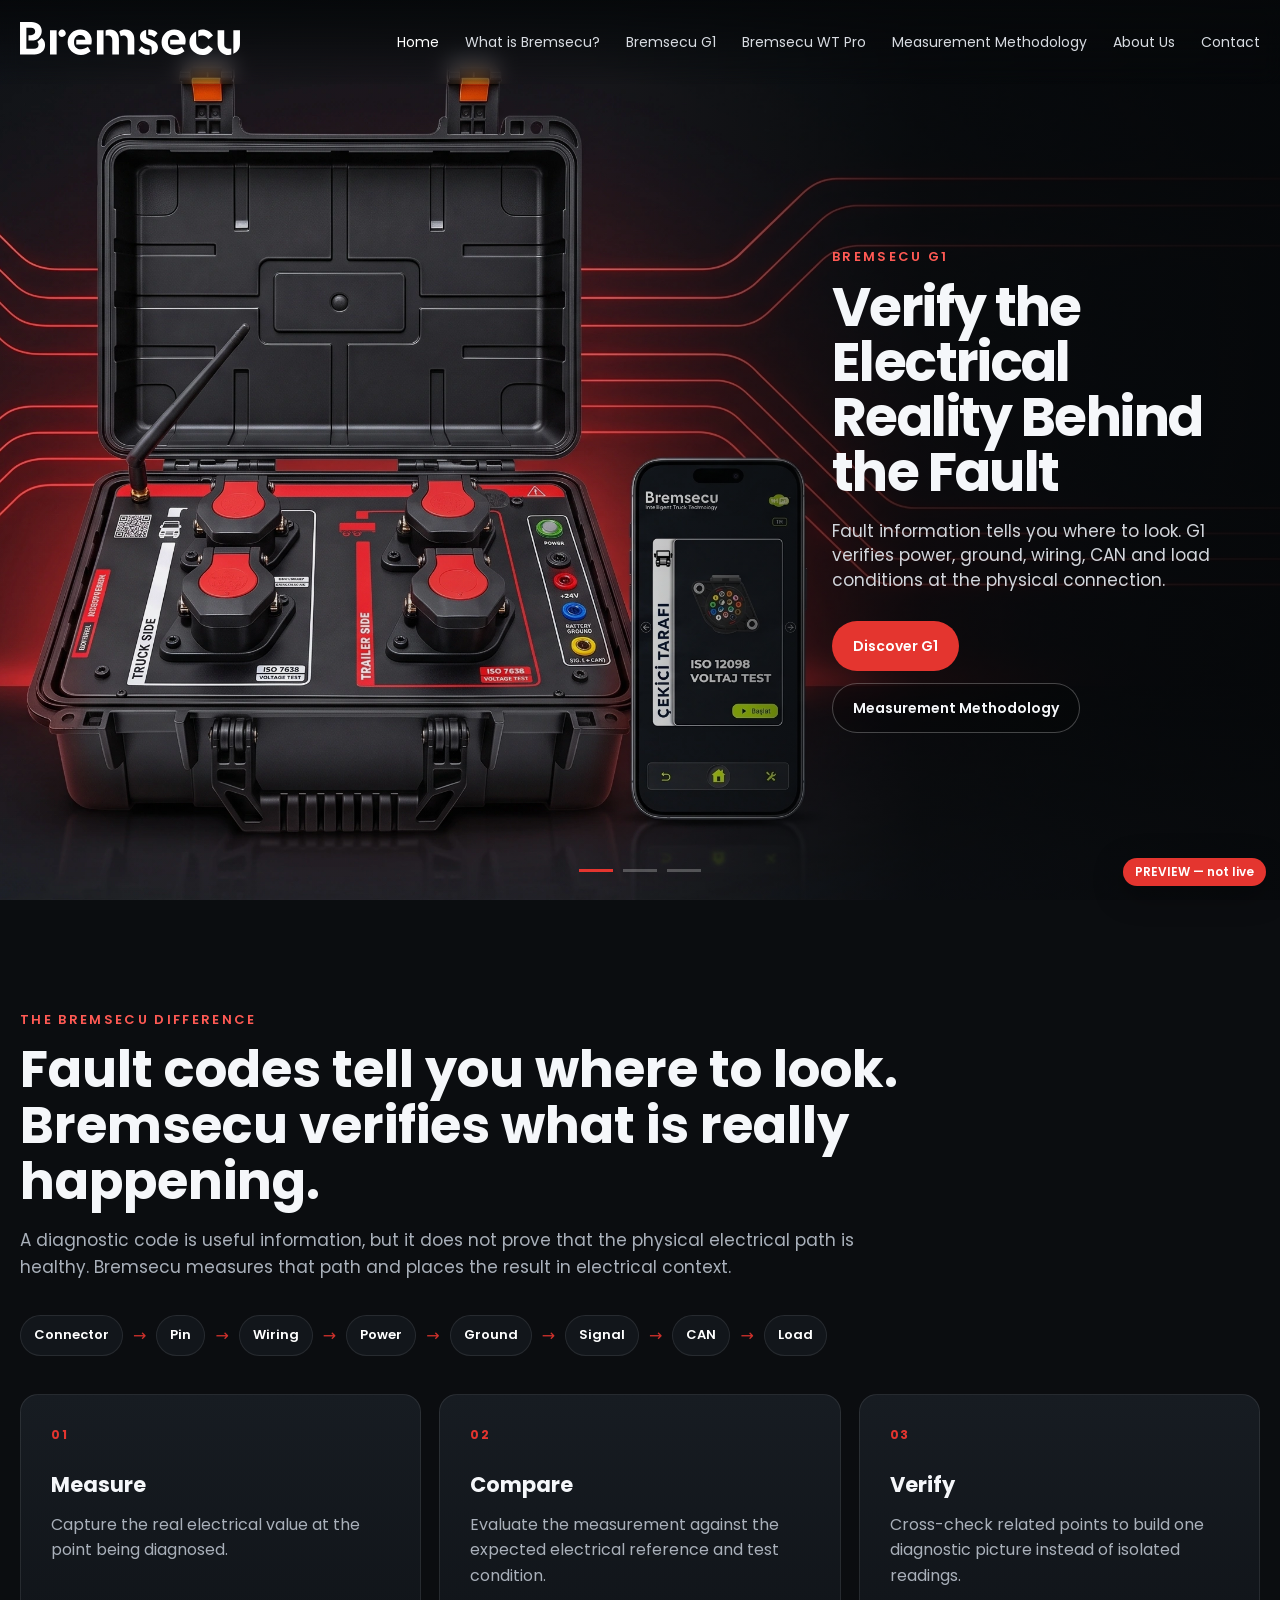
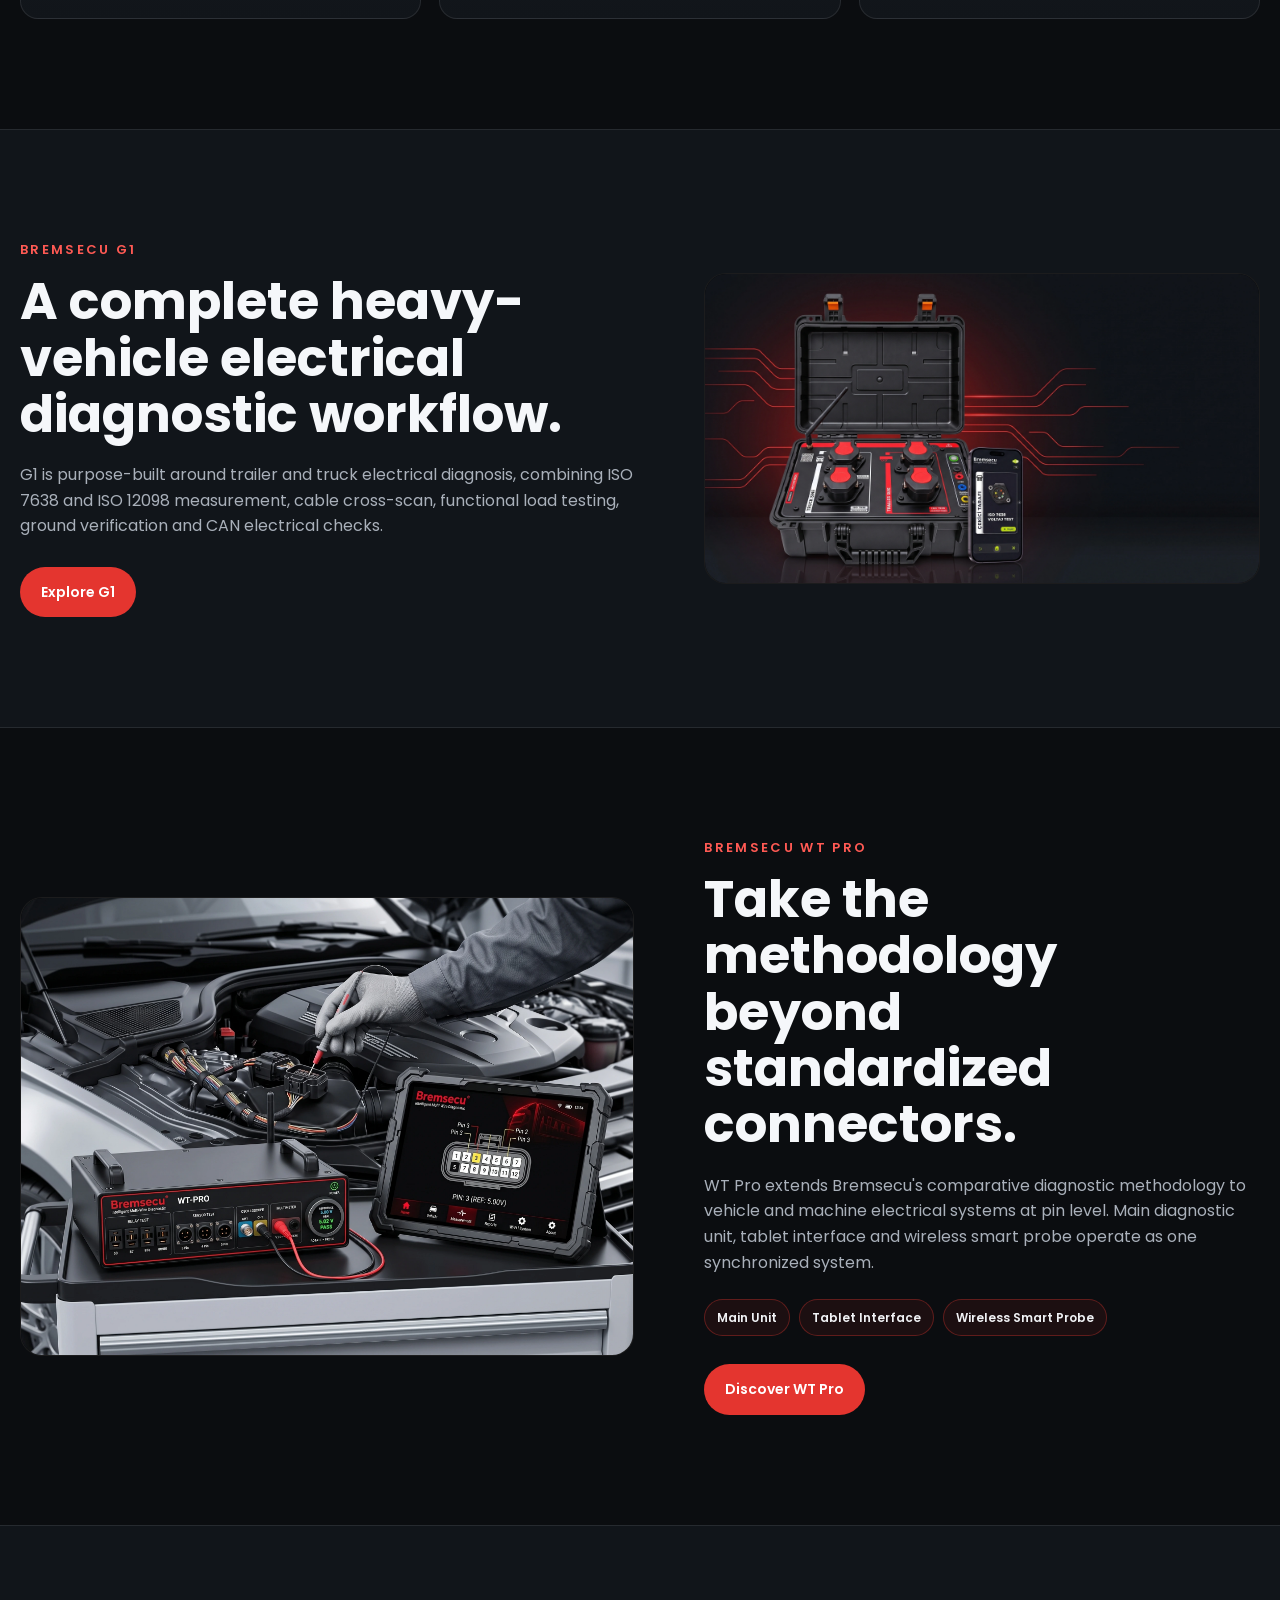
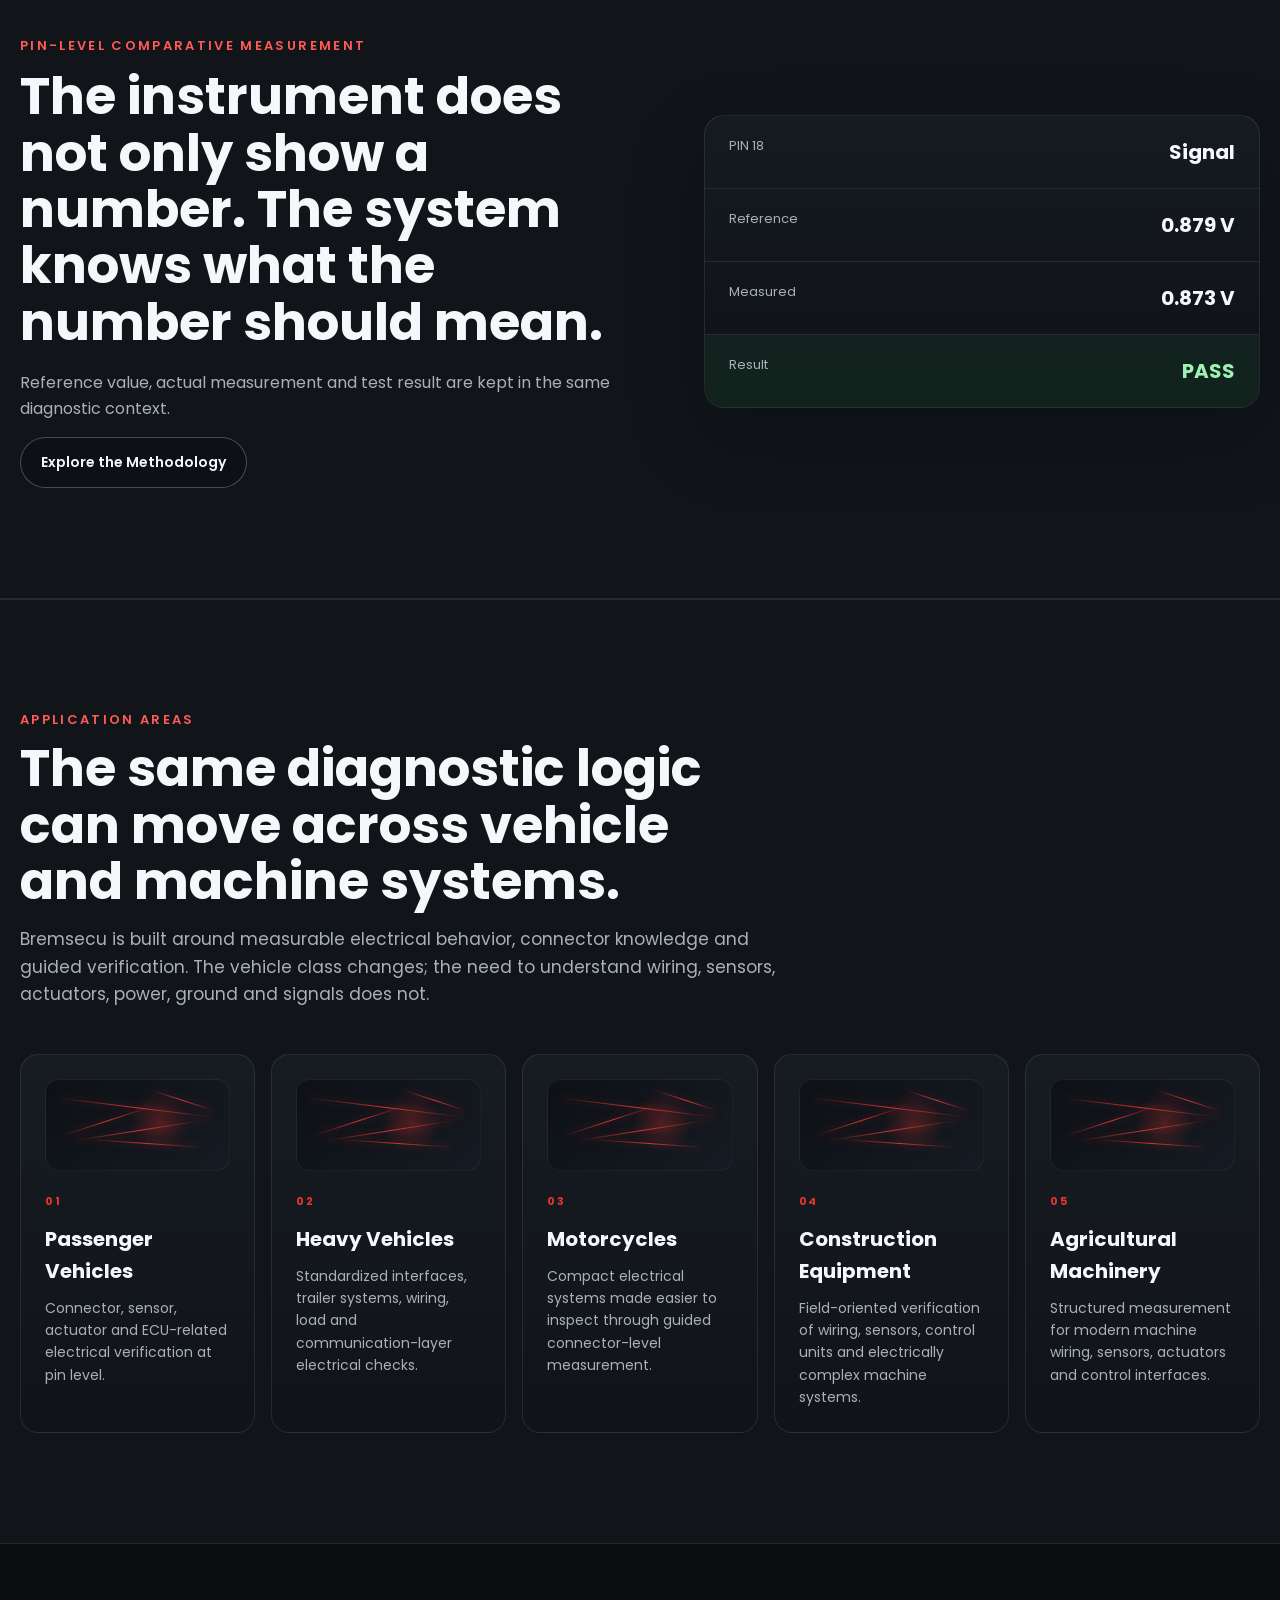
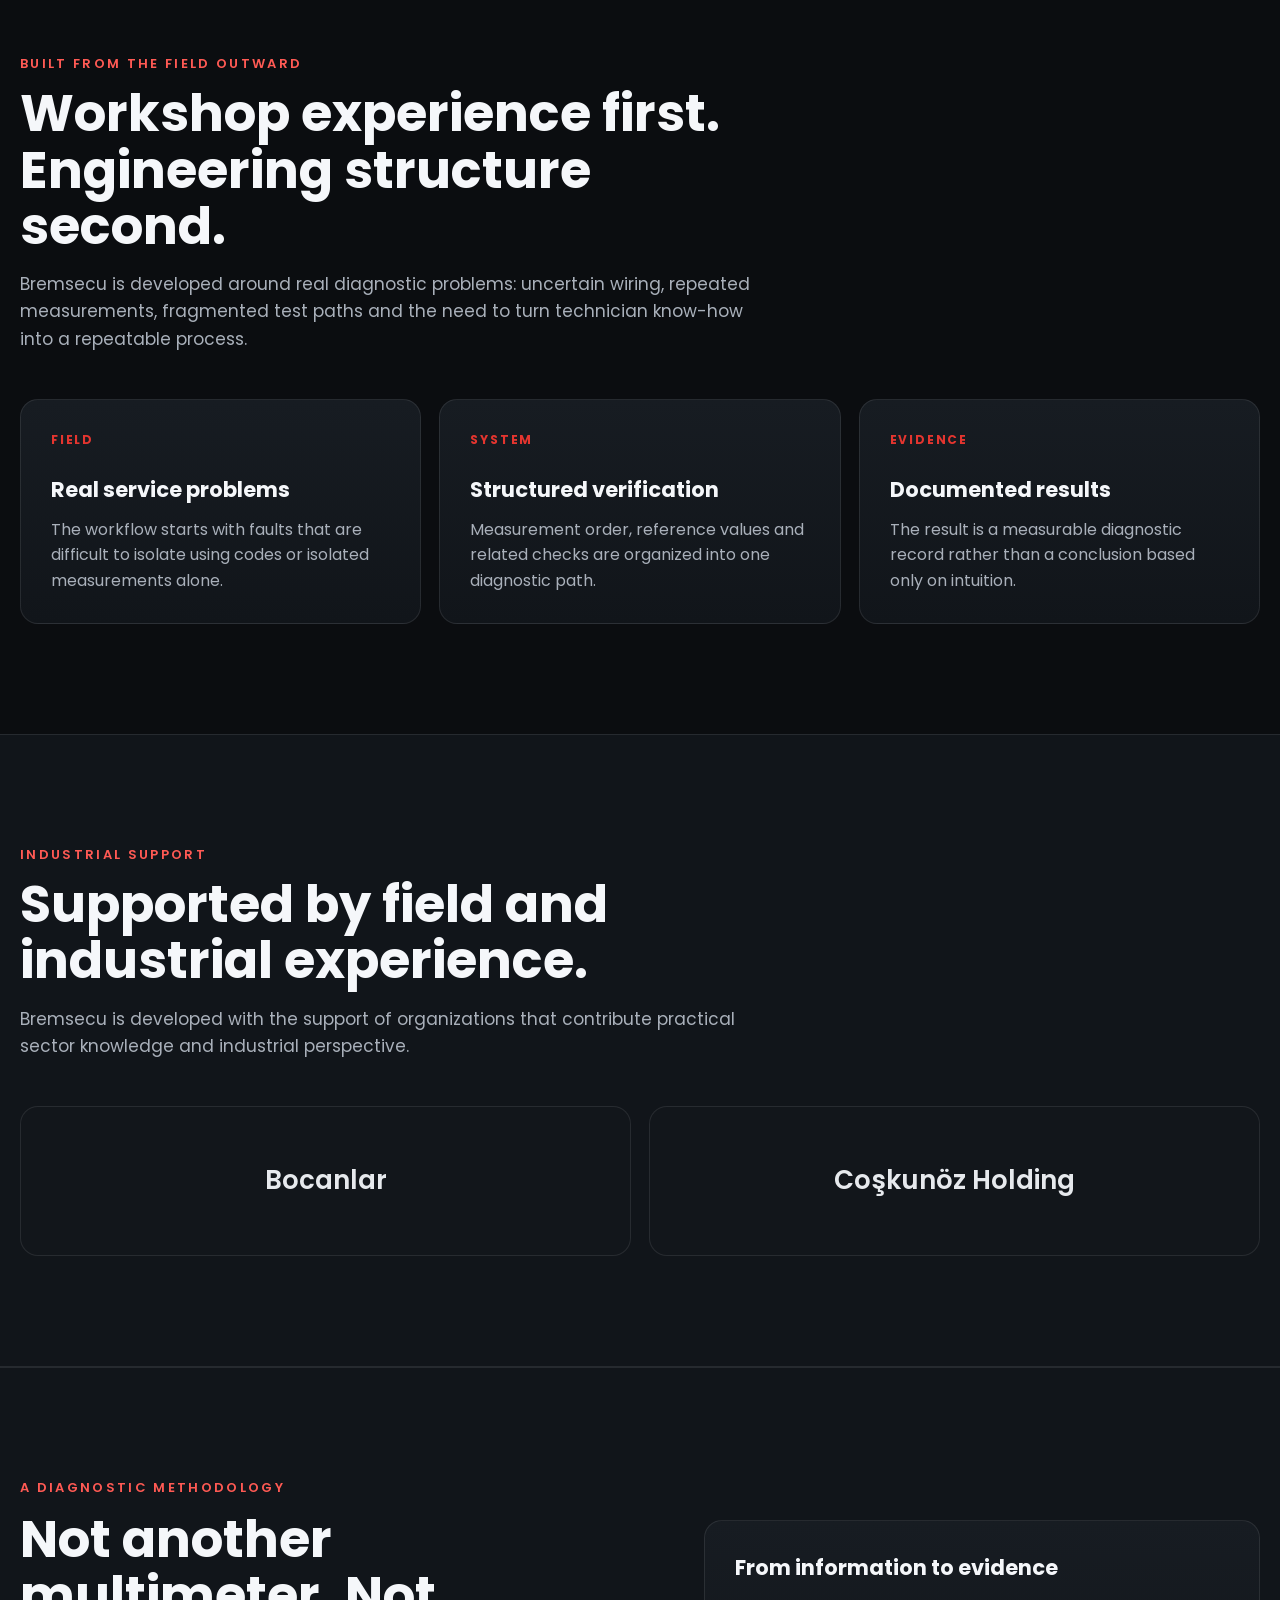
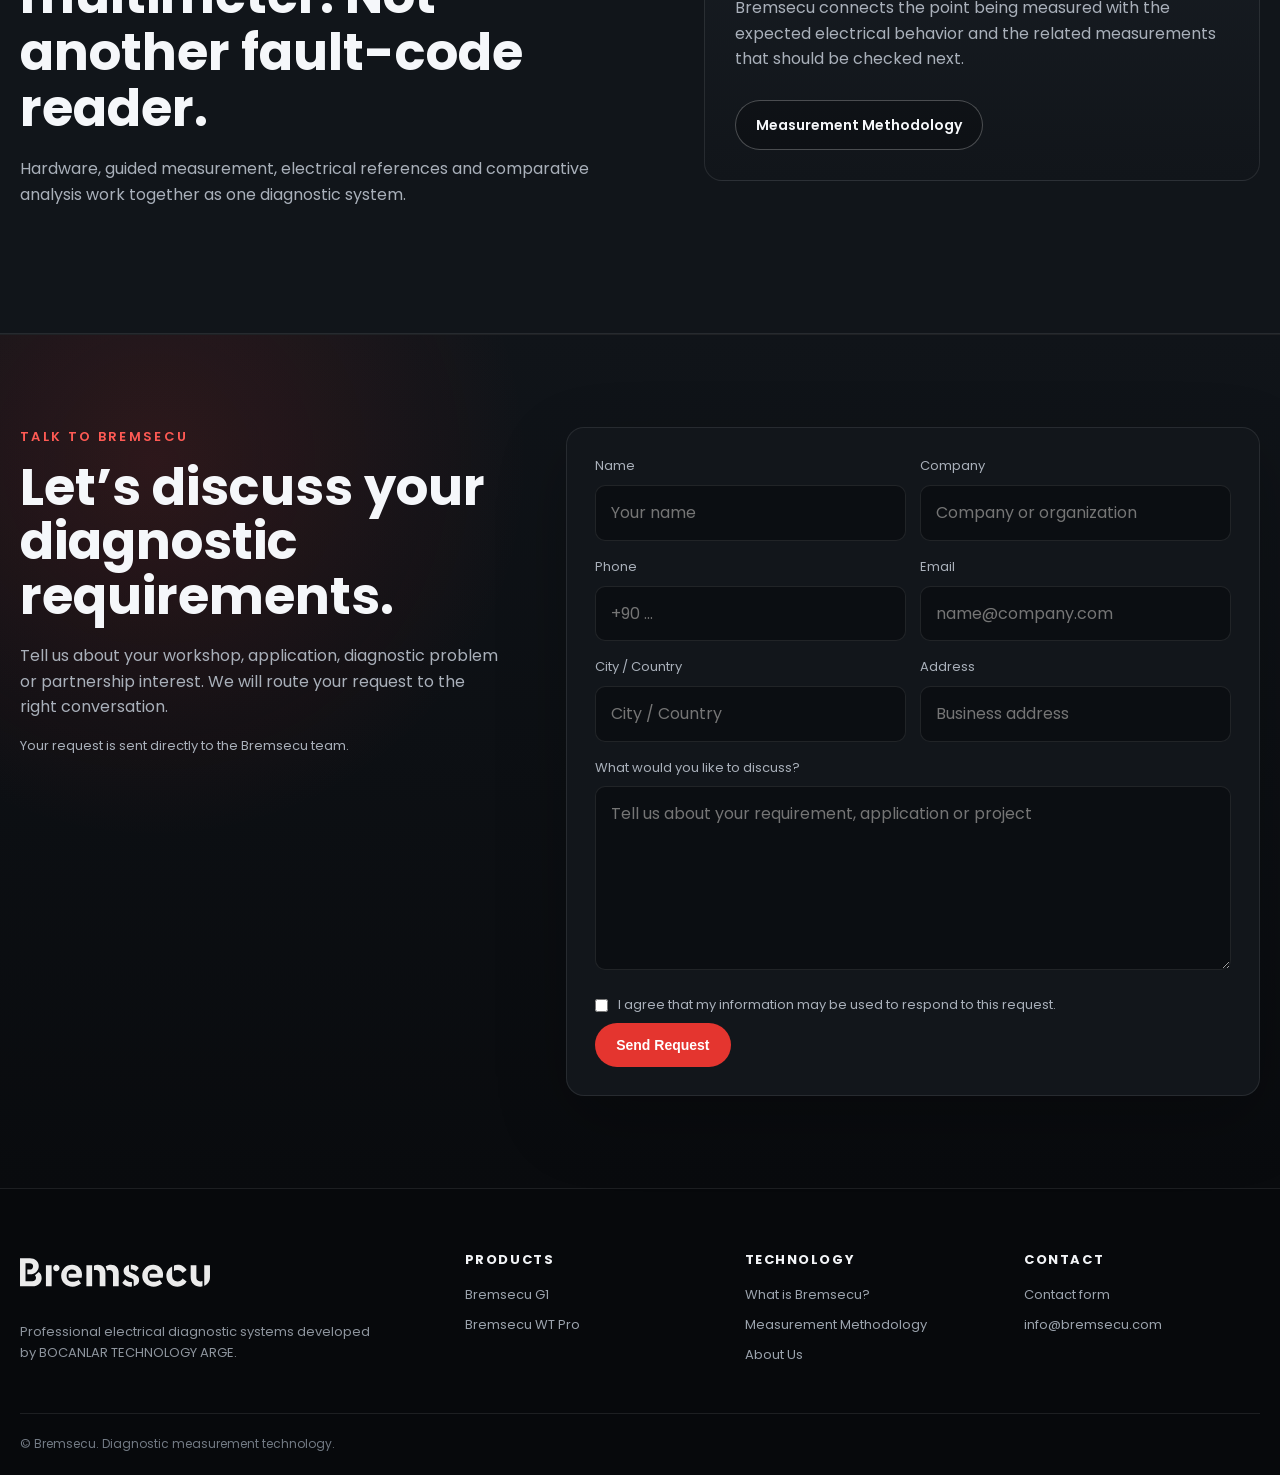
<file: public/preview/index.html>
<!doctype html>
<html lang="en">
<head>
<meta charset="utf-8"><meta name="viewport" content="width=device-width,initial-scale=1">
<title>Bremsecu | Diagnostic Measurement Platforms</title>
<meta name="description" content="Bremsecu combines diagnostic methodology with two measurement platforms: Bremsecu G1 for heavy-vehicle electrical diagnostics and WT Pro for trainable pin-level measurement and signal analysis.">
<link rel="canonical" href="https://bremsecu.com/">
<meta property="og:type" content="website"><meta property="og:title" content="Bremsecu | Diagnostic Measurement Platforms"><meta property="og:description" content="One diagnostic methodology. Multiple measurement platforms. Real electrical evidence."><meta property="og:url" content="https://bremsecu.com/"><meta property="og:image" content="https://bremsecu.com/images/hero/desktop/hero-desktop-06.webp">
<meta name="twitter:card" content="summary_large_image">
<link rel="icon" type="image/png" href="../images/brand/favicon.png"><link rel="apple-touch-icon" href="../images/brand/favicon.png"><link rel="manifest" href="../site.webmanifest">
<link rel="preload" as="image" href="../images/hero/desktop/hero-desktop-01.webp" media="(min-width:901px)" type="image/webp"><link rel="preload" as="image" href="../images/hero/mobile/hero-mobile-01.webp" media="(max-width:900px)" type="image/webp">
<link rel="stylesheet" href="../styles.css?v=20261004-1">
<script type="application/ld+json">{"@context":"https://schema.org","@graph":[{"@type":"Organization","@id":"https://bremsecu.com/#organization","name":"Bremsecu","url":"https://bremsecu.com/","logo":"https://bremsecu.com/images/brand/logo.svg"},{"@type":"WebSite","@id":"https://bremsecu.com/#website","url":"https://bremsecu.com/","name":"Bremsecu","publisher":{"@id":"https://bremsecu.com/#organization"}},{"@type":"Product","name":"Bremsecu G1","url":"https://bremsecu.com/bremsecu-g1.html","brand":{"@type":"Brand","name":"Bremsecu"}},{"@type":"Product","name":"Bremsecu WT Pro","url":"https://bremsecu.com/bremsecu-wt-pro.html","brand":{"@type":"Brand","name":"Bremsecu"}}]}</script>
</head>
<body><div style="position:fixed;z-index:9999;right:14px;bottom:14px;background:#e4352f;color:white;padding:8px 12px;border-radius:999px;font:600 12px/1 Poppins,Arial,sans-serif;box-shadow:0 8px 30px rgba(0,0,0,.35)">PREVIEW — not live</div>
<header class="site-header"><div class="container nav"><a class="brand" href="./index.html"><img src="../images/brand/logo.svg" alt="Bremsecu"></a><button class="nav-toggle" aria-label="Toggle navigation" aria-expanded="false">☰</button><nav class="nav-links">
<a class="active" href="./index.html">Home</a>
<a href="./what-is-bremsecu.html">What is Bremsecu?</a>
<a href="./bremsecu-g1.html">Bremsecu G1</a>
<a href="./bremsecu-wt-pro.html">Bremsecu WT Pro</a>
<a href="./measurement-methodology.html">Measurement Methodology</a>
<a href="./about.html">About Us</a>
<a href="./contact.html">Contact</a>
</nav></div></header>
<main>
<section class="hero">
<article class="hero-slide active">
<picture class="hero-picture"><source media="(max-width:900px)" srcset="../images/hero/mobile/hero-mobile-01.webp" type="image/webp"><img src="../images/hero/desktop/hero-desktop-01.webp" alt="Bremsecu G1 heavy-vehicle diagnostic platform" fetchpriority="high" decoding="async"></picture>
<div class="hero-shade"></div><div class="hero-copy"><div class="container"><div class="hero-copy-inner"><div class="eyebrow">Bremsecu G1</div><h1>Verify the Electrical Reality Behind the Fault</h1><p>Fault information tells you where to look. G1 verifies power, ground, wiring, CAN and load conditions at the physical connection.</p><div class="hero-actions"><a class="btn btn-primary" href="./bremsecu-g1.html">Discover G1</a><a class="btn btn-secondary" href="./measurement-methodology.html">Measurement Methodology</a></div></div></div></div>
</article>
<article class="hero-slide">
<picture class="hero-picture"><source media="(max-width:900px)" srcset="../images/hero/mobile/hero-mobile-07.webp" type="image/webp"><img src="../images/hero/desktop/hero-desktop-06.webp" alt="Bremsecu WT Pro guided measurement platform" loading="lazy" decoding="async"></picture>
<div class="hero-shade"></div><div class="hero-copy"><div class="container"><div class="hero-copy-inner"><div class="eyebrow">Bremsecu WT Pro</div><h1>Measure. Compare. Verify.</h1><p>Pin-level measurement, reference values and guided comparison work together to turn electrical data into diagnostic evidence.</p><div class="hero-actions"><a class="btn btn-primary" href="./bremsecu-wt-pro.html">Explore WT Pro</a></div></div></div></div>
</article>

<article class="hero-slide hero-slide--domains">
<picture class="hero-picture"><source media="(max-width:900px)" srcset="../images/hero/mobile/hero-mobile-09.webp" type="image/webp"><img src="../images/hero/desktop/hero-desktop-08.webp" alt="Vehicle and machine electrical systems visualized through wiring architecture" loading="lazy" decoding="async"></picture>
<div class="hero-shade"></div><div class="hero-copy"><div class="container"><div class="hero-copy-inner"><div class="eyebrow">Across vehicle systems</div><h1>One Methodology. Multiple Vehicle Domains.</h1><p>From passenger vehicles and motorcycles to heavy vehicles, construction equipment and agricultural machinery — Bremsecu focuses on the electrical structure behind the machine.</p><div class="hero-actions"><a class="btn btn-primary" href="#application-areas">Explore Applications</a><a class="btn btn-secondary" href="./measurement-methodology.html">The Methodology</a></div></div></div></div>
</article>
<div class="hero-dots" aria-label="Hero slides"><button class="hero-dot active" aria-label="Bremsecu G1"></button><button class="hero-dot" aria-label="Bremsecu WT Pro"></button><button class="hero-dot" aria-label="Bremsecu application areas"></button></div>
</section>

<section class="section methodology-intro"><div class="container"><div class="section-head"><div class="eyebrow">The Bremsecu difference</div><h2>Fault codes tell you where to look. Bremsecu verifies what is really happening.</h2><p>A diagnostic code is useful information, but it does not prove that the physical electrical path is healthy. Bremsecu measures that path and places the result in electrical context.</p></div>
<div class="physical-path" aria-label="Physical diagnostic path"><span>Connector</span><i>→</i><span>Pin</span><i>→</i><span>Wiring</span><i>→</i><span>Power</span><i>→</i><span>Ground</span><i>→</i><span>Signal</span><i>→</i><span>CAN</span><i>→</i><span>Load</span></div>
<div class="grid-3">
<div class="card"><div class="num">01</div><h3>Measure</h3><p>Capture the real electrical value at the point being diagnosed.</p></div>
<div class="card"><div class="num">02</div><h3>Compare</h3><p>Evaluate the measurement against the expected electrical reference and test condition.</p></div>
<div class="card"><div class="num">03</div><h3>Verify</h3><p>Cross-check related points to build one diagnostic picture instead of isolated readings.</p></div>
</div></div></section>

<section class="section section-alt"><div class="container split product-split"><div class="split-copy"><div class="eyebrow">Bremsecu G1</div><h2>A complete heavy-vehicle electrical diagnostic workflow.</h2><p>G1 is purpose-built around trailer and truck electrical diagnosis, combining ISO 7638 and ISO 12098 measurement, cable cross-scan, functional load testing, ground verification and CAN electrical checks.</p><div class="hero-actions"><a class="btn btn-primary" href="./bremsecu-g1.html">Explore G1</a></div></div><div class="media-frame"><img src="../images/hero/desktop/hero-desktop-04.webp" alt="Bremsecu G1 diagnostic suitcase and mobile workflow" loading="lazy" decoding="async"></div></div></section>

<section class="section"><div class="container split product-split"><div class="media-frame product-media"><picture><source media="(max-width:900px)" srcset="../images/hero/mobile/hero-mobile-08.webp" type="image/webp"><img src="../images/hero/desktop/hero-desktop-07.webp" onerror="this.onerror=null;this.src='/images/hero/desktop/hero-desktop-06.webp';" alt="Bremsecu WT Pro measurement platform with tablet" loading="lazy" decoding="async"></picture></div><div class="split-copy"><div class="eyebrow">Bremsecu WT Pro</div><h2>Take the methodology beyond standardized connectors.</h2><p>WT Pro extends Bremsecu's comparative diagnostic methodology to vehicle and machine electrical systems at pin level. Main diagnostic unit, tablet interface and wireless smart probe operate as one synchronized system.</p><div class="system-tags"><span>Main Unit</span><span>Tablet Interface</span><span>Wireless Smart Probe</span></div><div class="hero-actions"><a class="btn btn-primary" href="./bremsecu-wt-pro.html">Discover WT Pro</a></div></div></div></section>
<section class="section section-alt comparison-demo"><div class="container split"><div class="split-copy"><div class="eyebrow">Pin-level comparative measurement</div><h2>The instrument does not only show a number. The system knows what the number should mean.</h2><p>Reference value, actual measurement and test result are kept in the same diagnostic context.</p><a class="btn btn-secondary" href="./measurement-methodology.html">Explore the Methodology</a></div><div class="comparison-card"><div><span>PIN 18</span><strong>Signal</strong></div><div><span>Reference</span><strong>0.879 V</strong></div><div><span>Measured</span><strong>0.873 V</strong></div><div class="comparison-result"><span>Result</span><strong>PASS</strong></div></div></div></section>


<section class="section section-alt" id="application-areas"><div class="container">
<div class="section-head"><div class="eyebrow">Application areas</div><h2>The same diagnostic logic can move across vehicle and machine systems.</h2><p>Bremsecu is built around measurable electrical behavior, connector knowledge and guided verification. The vehicle class changes; the need to understand wiring, sensors, actuators, power, ground and signals does not.</p></div>
<div class="application-grid">
  <article class="application-card"><div class="application-visual"><span></span><i></i><b></b></div><div class="num">01</div><h3>Passenger Vehicles</h3><p>Connector, sensor, actuator and ECU-related electrical verification at pin level.</p></article>
  <article class="application-card"><div class="application-visual"><span></span><i></i><b></b></div><div class="num">02</div><h3>Heavy Vehicles</h3><p>Standardized interfaces, trailer systems, wiring, load and communication-layer electrical checks.</p></article>
  <article class="application-card"><div class="application-visual"><span></span><i></i><b></b></div><div class="num">03</div><h3>Motorcycles</h3><p>Compact electrical systems made easier to inspect through guided connector-level measurement.</p></article>
  <article class="application-card"><div class="application-visual"><span></span><i></i><b></b></div><div class="num">04</div><h3>Construction Equipment</h3><p>Field-oriented verification of wiring, sensors, control units and electrically complex machine systems.</p></article>
  <article class="application-card"><div class="application-visual"><span></span><i></i><b></b></div><div class="num">05</div><h3>Agricultural Machinery</h3><p>Structured measurement for modern machine wiring, sensors, actuators and control interfaces.</p></article>
</div>
</div></section>

<section class="section"><div class="container"><div class="section-head"><div class="eyebrow">Built from the field outward</div><h2>Workshop experience first. Engineering structure second.</h2><p>Bremsecu is developed around real diagnostic problems: uncertain wiring, repeated measurements, fragmented test paths and the need to turn technician know-how into a repeatable process.</p></div><div class="grid-3"><div class="card"><div class="num">FIELD</div><h3>Real service problems</h3><p>The workflow starts with faults that are difficult to isolate using codes or isolated measurements alone.</p></div><div class="card"><div class="num">SYSTEM</div><h3>Structured verification</h3><p>Measurement order, reference values and related checks are organized into one diagnostic path.</p></div><div class="card"><div class="num">EVIDENCE</div><h3>Documented results</h3><p>The result is a measurable diagnostic record rather than a conclusion based only on intuition.</p></div></div></div></section>

<section class="section section-alt support-section"><div class="container">
  <div class="section-head"><div class="eyebrow">Industrial support</div><h2>Supported by field and industrial experience.</h2><p>Bremsecu is developed with the support of organizations that contribute practical sector knowledge and industrial perspective.</p></div>
  <div class="partner-row"><div class="partner">Bocanlar</div><div class="partner">Coşkunöz Holding</div></div>
</div></section>

<section class="section section-alt"><div class="container split"><div><div class="eyebrow">A diagnostic methodology</div><h2 class="large-section-title">Not another multimeter. Not another fault-code reader.</h2><p class="muted">Hardware, guided measurement, electrical references and comparative analysis work together as one diagnostic system.</p></div><div class="card"><h3>From information to evidence</h3><p>Bremsecu connects the point being measured with the expected electrical behavior and the related measurements that should be checked next.</p><div class="hero-actions"><a class="btn btn-secondary" href="./measurement-methodology.html">Measurement Methodology</a></div></div></div></section>
<section class="lead-section" id="inquiry">
  <div class="container lead-grid">
    <div class="lead-copy">
      <div class="eyebrow">Talk to Bremsecu</div>
      <h2>Let’s discuss your diagnostic requirements.</h2>
      <p>Tell us about your workshop, application, diagnostic problem or partnership interest. We will route your request to the right conversation.</p>
      <p class="lead-note">Your request is sent directly to the Bremsecu team.</p>
    </div>
    <form class="contact-box lead-form" action="#" onsubmit="event.preventDefault(); alert('Preview only: form submission is disabled.');" method="post" accept-charset="UTF-8">
      <input type="hidden" name="source" value="homepage">
      <input type="hidden" name="topic" value="General Bremsecu inquiry">
      <div class="form-row">
        <div><label for="name-homepage">Name</label><input id="name-homepage" name="name" type="text" placeholder="Your name" maxlength="120" required autocomplete="name"></div>
        <div><label for="company-homepage">Company</label><input id="company-homepage" name="company" type="text" placeholder="Company or organization" maxlength="160" required autocomplete="organization"></div>
      </div>
      <div class="form-row">
        <div><label for="phone-homepage">Phone</label><input id="phone-homepage" name="phone" type="tel" placeholder="+90 ..." maxlength="60" required autocomplete="tel"></div>
        <div><label for="email-homepage">Email</label><input id="email-homepage" name="email" type="email" placeholder="name@company.com" maxlength="190" required autocomplete="email"></div>
      </div>
      <div class="form-row">
        <div><label for="location-homepage">City / Country</label><input id="location-homepage" name="location" type="text" placeholder="City / Country" maxlength="160" required autocomplete="address-level2"></div>
        <div><label for="address-homepage">Address</label><input id="address-homepage" name="address" type="text" placeholder="Business address" maxlength="260" required autocomplete="street-address"></div>
      </div>
      <label for="message-homepage">What would you like to discuss?</label>
      <textarea id="message-homepage" name="message" rows="6" placeholder="Tell us about your requirement, application or project" maxlength="5000" required></textarea>
      <label class="consent-line"><input type="checkbox" name="consent" value="1" required> <span>I agree that my information may be used to respond to this request.</span></label>
      <div class="hp-field" aria-hidden="true"><label for="website-homepage">Website</label><input id="website-homepage" name="website" type="text" tabindex="-1" autocomplete="off"></div>
      <input type="hidden" name="form_started" value="">
      <button class="btn btn-primary" type="submit">Send Request</button>
      <p class="form-status" data-form-status hidden role="status" aria-live="polite"></p>
    </form>
  </div>
</section>
</main>
<footer class="site-footer">
  <div class="container footer-grid">
    <div class="footer-brand">
      <img src="../images/brand/logo.svg" alt="Bremsecu">
      <p>Professional electrical diagnostic systems developed by BOCANLAR TECHNOLOGY ARGE.</p>
    </div>
    <div>
      <h3>Products</h3>
      <a href="./bremsecu-g1.html">Bremsecu G1</a>
      <a href="./bremsecu-wt-pro.html">Bremsecu WT Pro</a>
    </div>
    <div>
      <h3>Technology</h3>
      <a href="./what-is-bremsecu.html">What is Bremsecu?</a>
      <a href="./measurement-methodology.html">Measurement Methodology</a>
      <a href="./about.html">About Us</a>
    </div>
    <div>
      <h3>Contact</h3>
      <a href="./contact.html">Contact form</a>
      <a href="mailto:info@bremsecu.com">info@bremsecu.com</a>
    </div>
  </div>
  <div class="container footer-bottom"><span>© Bremsecu. Diagnostic measurement technology.</span></div>
</footer><script src="../site.js?v=20261004-1"></script>
</body></html>
</file>
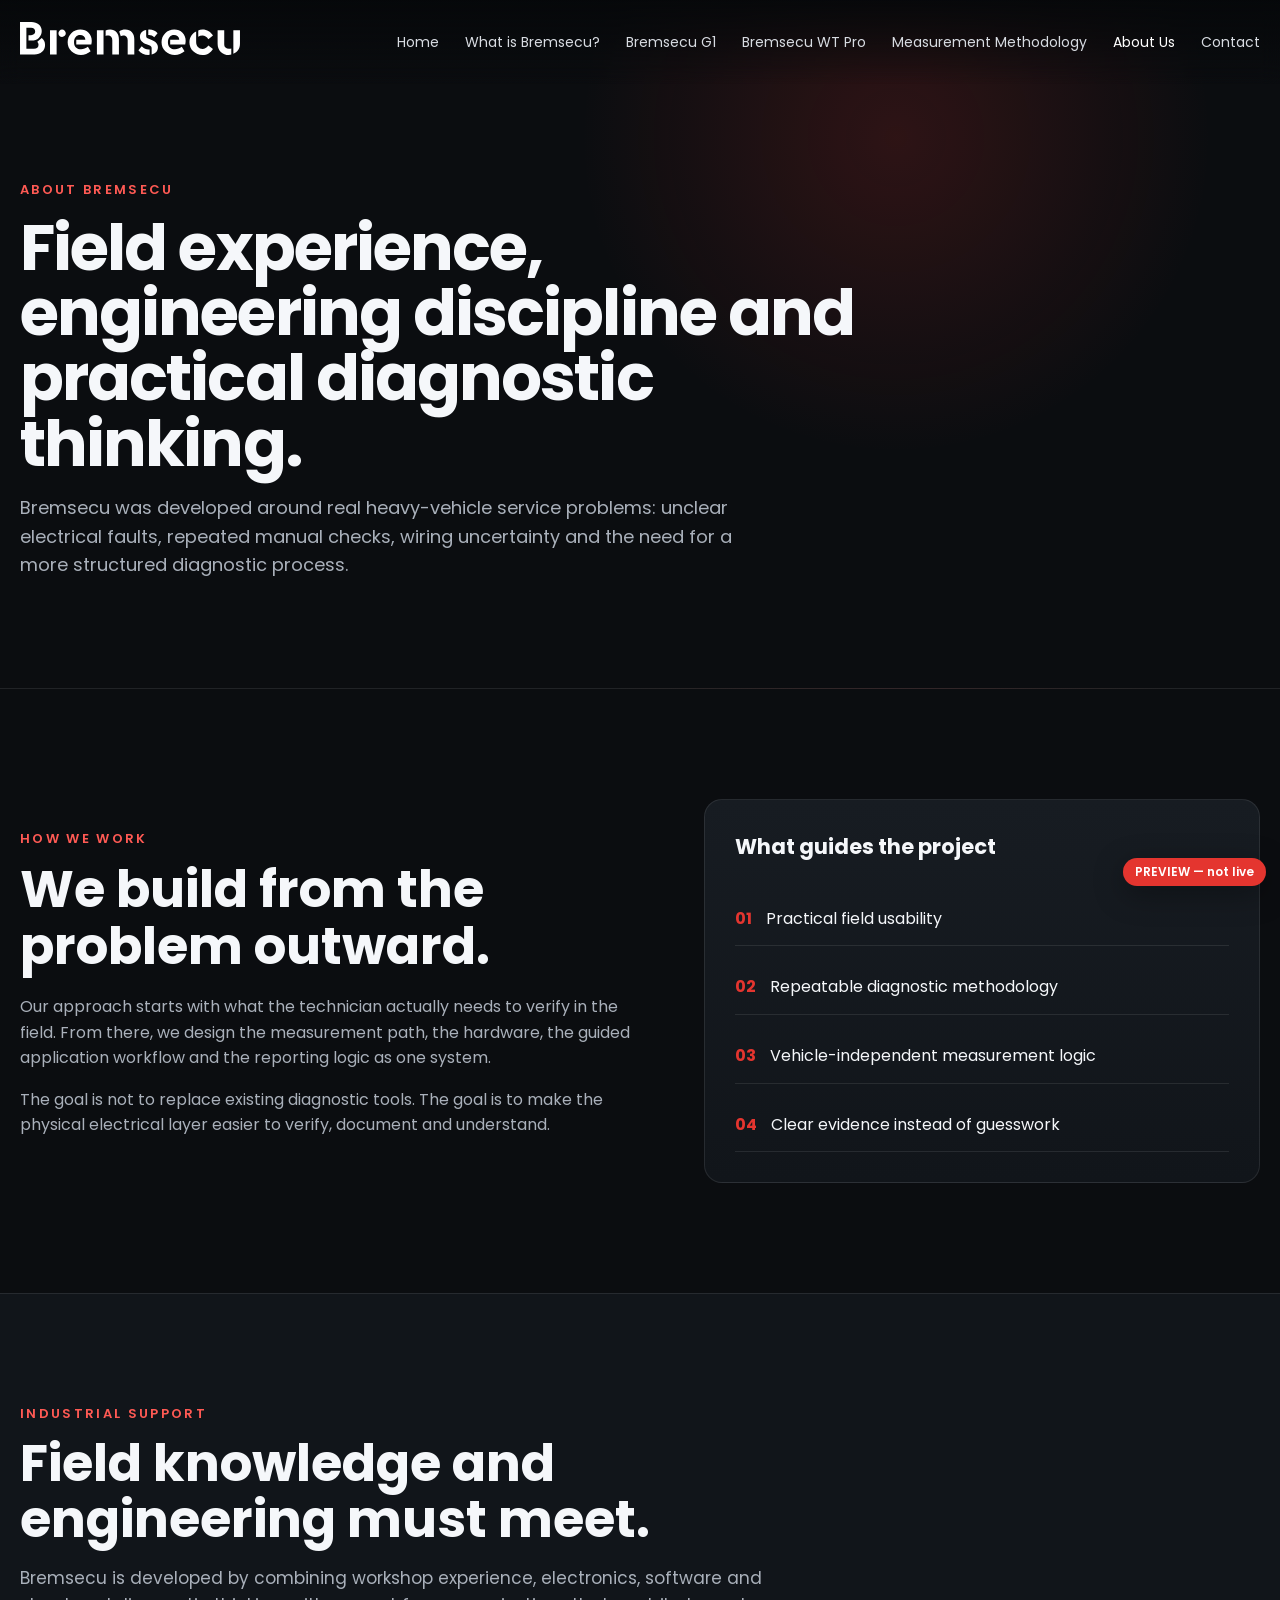
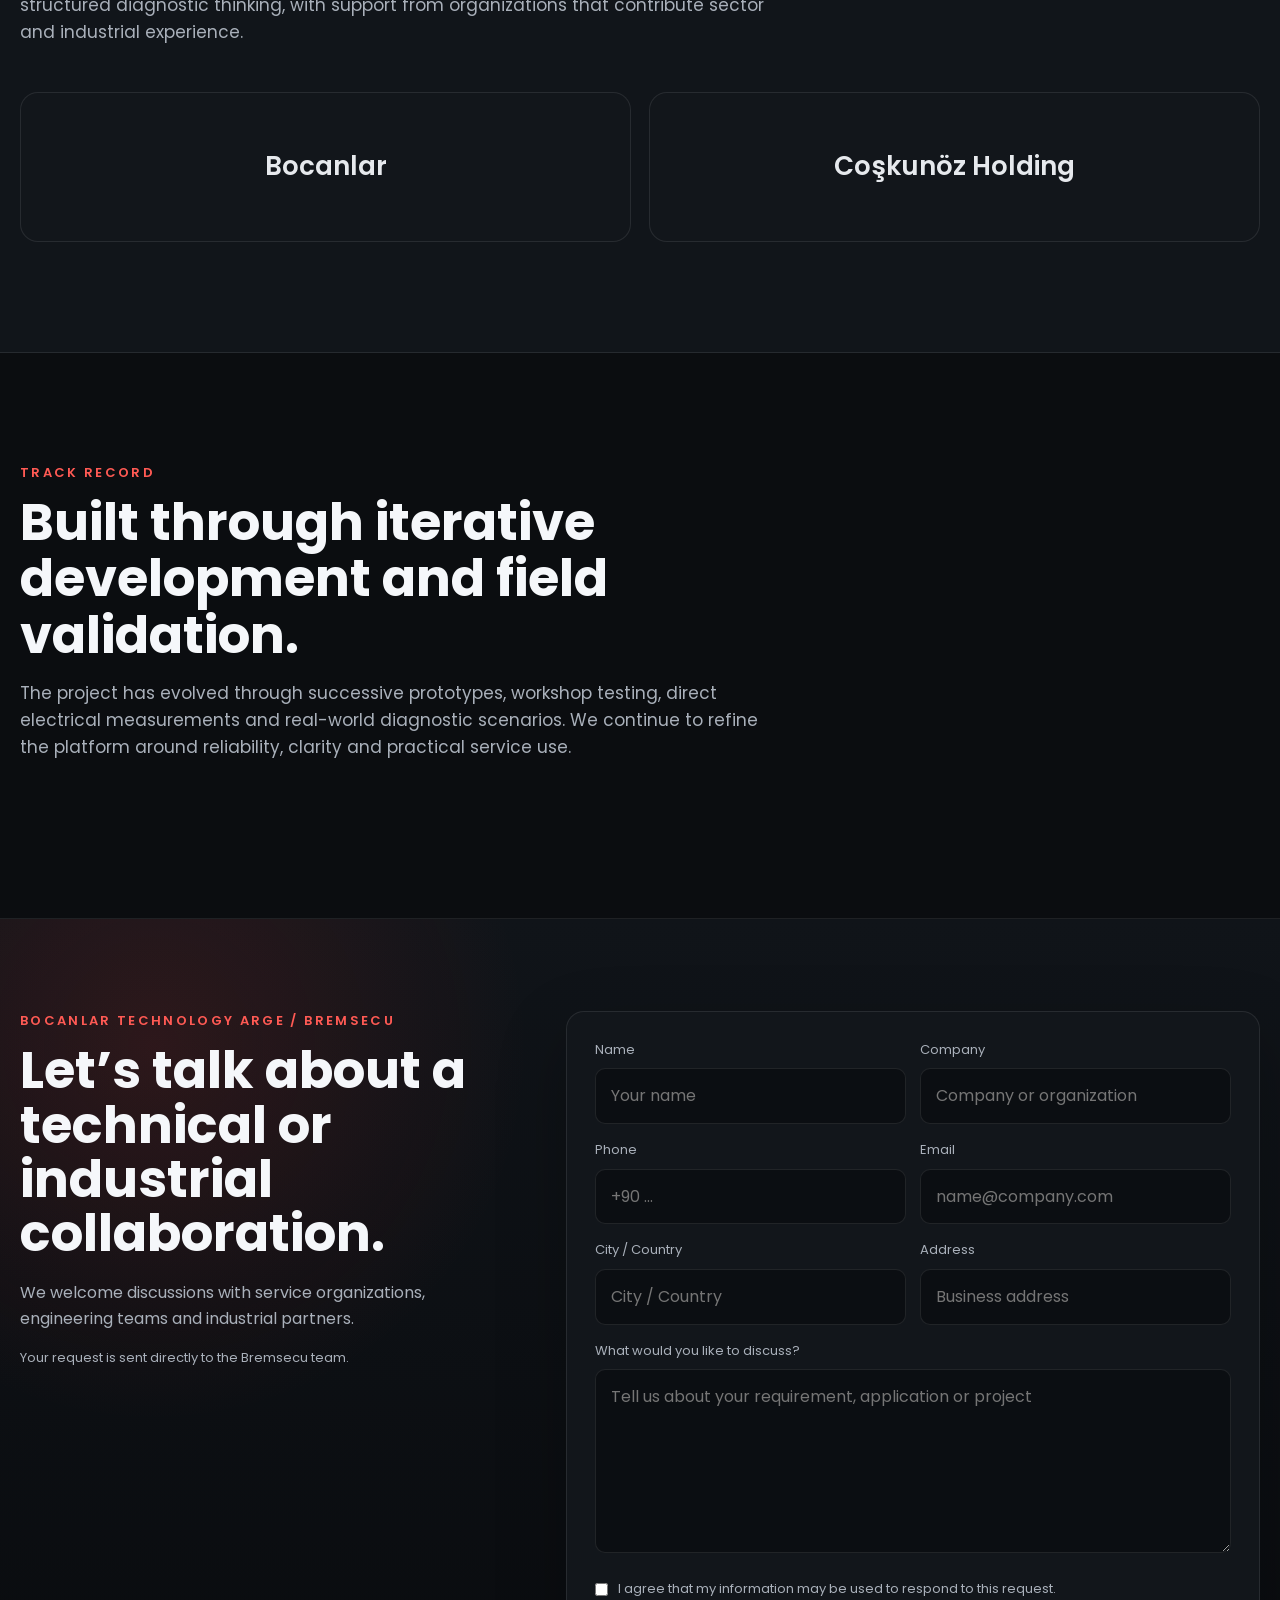
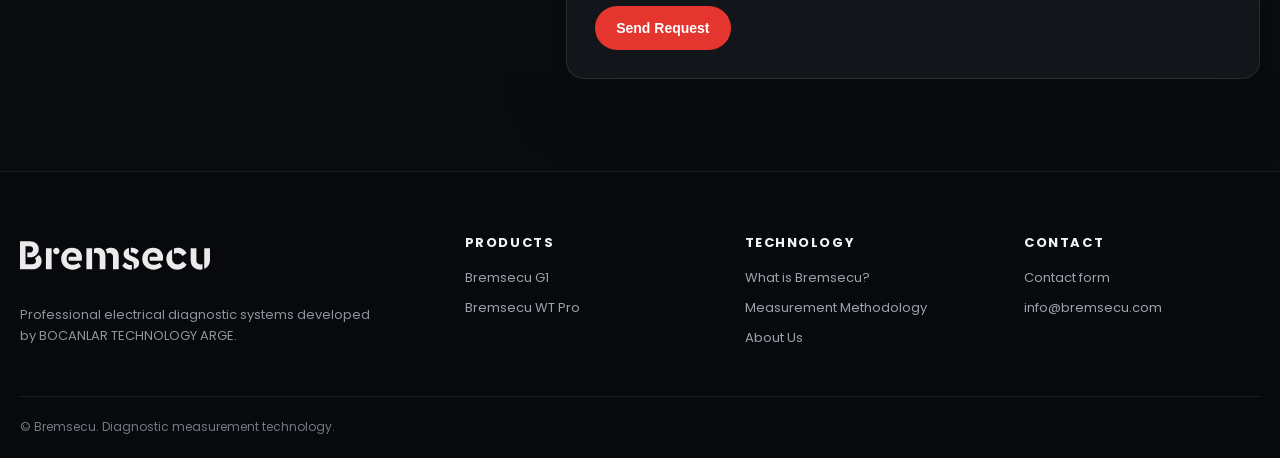
<file: public/preview/about.html>
<!doctype html><html lang="en"><head><meta charset="utf-8"><meta name="viewport" content="width=device-width,initial-scale=1"><title>About Bremsecu | Heavy-Vehicle Diagnostic Technology</title><meta name="description" content="Learn how Bremsecu combines field experience, engineering discipline and vehicle-independent diagnostic methodology to improve heavy-vehicle electrical diagnosis."><link rel="canonical" href="https://bremsecu.com/about.html"><meta property="og:type" content="website"><meta property="og:title" content="About Bremsecu"><meta property="og:description" content="Field experience, engineering discipline and practical diagnostic thinking for heavy-vehicle electrical systems."><meta property="og:url" content="https://bremsecu.com/about.html"><meta property="og:image" content="https://bremsecu.com/images/hero/desktop/hero-desktop-01.webp"><meta name="twitter:card" content="summary_large_image"><link rel="icon" type="image/png" href="../images/brand/favicon.png"><link rel="apple-touch-icon" href="../images/brand/favicon.png"><link rel="manifest" href="../site.webmanifest"><link rel="stylesheet" href="../styles.css?v=20261004-1"><script type="application/ld+json">{"@context":"https://schema.org","@type":"AboutPage","name":"About Bremsecu","url":"https://bremsecu.com/about.html","about":{"@type":"Organization","name":"Bremsecu","url":"https://bremsecu.com/","description":"Heavy-vehicle diagnostic technology focused on structured physical-layer measurement and guided verification."}}</script></head><body><div style="position:fixed;z-index:9999;right:14px;bottom:14px;background:#e4352f;color:white;padding:8px 12px;border-radius:999px;font:600 12px/1 Poppins,Arial,sans-serif;box-shadow:0 8px 30px rgba(0,0,0,.35)">PREVIEW — not live</div><header class="site-header"><div class="container nav"><a class="brand" href="./index.html"><img src="../images/brand/logo.svg" alt="Bremsecu"></a><button class="nav-toggle" aria-label="Toggle navigation" aria-expanded="false">☰</button><nav class="nav-links"><a href="./index.html">Home</a><a href="./what-is-bremsecu.html">What is Bremsecu?</a><a href="./bremsecu-g1.html">Bremsecu G1</a><a href="./bremsecu-wt-pro.html">Bremsecu WT Pro</a><a href="./measurement-methodology.html">Measurement Methodology</a><a class="active" href="./about.html">About Us</a><a href="./contact.html">Contact</a></nav></div></header><main><section class="page-hero"><div class="container"><div class="eyebrow">About Bremsecu</div><h1>Field experience, engineering discipline and practical diagnostic thinking.</h1><p>Bremsecu was developed around real heavy-vehicle service problems: unclear electrical faults, repeated manual checks, wiring uncertainty and the need for a more structured diagnostic process.</p></div></section><section class="section"><div class="container split"><div class="split-copy"><div class="eyebrow">How we work</div><h2>We build from the problem outward.</h2><p>Our approach starts with what the technician actually needs to verify in the field. From there, we design the measurement path, the hardware, the guided application workflow and the reporting logic as one system.</p><p>The goal is not to replace existing diagnostic tools. The goal is to make the physical electrical layer easier to verify, document and understand.</p></div><div class="card"><h3>What guides the project</h3><div class="feature-list"><div class="feature-item"><b>01</b><span>Practical field usability</span></div><div class="feature-item"><b>02</b><span>Repeatable diagnostic methodology</span></div><div class="feature-item"><b>03</b><span>Vehicle-independent measurement logic</span></div><div class="feature-item"><b>04</b><span>Clear evidence instead of guesswork</span></div></div></div></div></section><section class="section section-alt"><div class="container"><div class="section-head"><div class="eyebrow">Industrial support</div><h2>Field knowledge and engineering must meet.</h2><p>Bremsecu is developed by combining workshop experience, electronics, software and structured diagnostic thinking, with support from organizations that contribute sector and industrial experience.</p></div><div class="partner-row"><div class="partner">Bocanlar</div><div class="partner">Coşkunöz Holding</div></div></div></section><section class="section"><div class="container"><div class="section-head"><div class="eyebrow">Track record</div><h2>Built through iterative development and field validation.</h2><p>The project has evolved through successive prototypes, workshop testing, direct electrical measurements and real-world diagnostic scenarios. We continue to refine the platform around reliability, clarity and practical service use.</p></div></div></section><section class="lead-section" id="inquiry"><div class="container lead-grid">
<div class="lead-copy"><div class="eyebrow">BOCANLAR TECHNOLOGY ARGE / Bremsecu</div><h2>Let’s talk about a technical or industrial collaboration.</h2><p>We welcome discussions with service organizations, engineering teams and industrial partners.</p><p class="lead-note">Your request is sent directly to the Bremsecu team.</p></div>
<form class="contact-box lead-form" action="#" onsubmit="event.preventDefault(); alert('Preview only: form submission is disabled.');" method="post" accept-charset="UTF-8">
<input type="hidden" name="source" value="about"><input type="hidden" name="topic" value="General Bremsecu inquiry">
<div class="form-row"><div><label>Name</label><input name="name" type="text" placeholder="Your name" maxlength="120" required autocomplete="name"></div><div><label>Company</label><input name="company" type="text" placeholder="Company or organization" maxlength="160" required autocomplete="organization"></div></div>
<div class="form-row"><div><label>Phone</label><input name="phone" type="tel" placeholder="+90 ..." maxlength="60" required autocomplete="tel"></div><div><label>Email</label><input name="email" type="email" placeholder="name@company.com" maxlength="190" required autocomplete="email"></div></div>
<div class="form-row"><div><label>City / Country</label><input name="location" type="text" placeholder="City / Country" maxlength="160" required></div><div><label>Address</label><input name="address" type="text" placeholder="Business address" maxlength="260" required autocomplete="street-address"></div></div>
<label>What would you like to discuss?</label><textarea name="message" rows="6" placeholder="Tell us about your requirement, application or project" maxlength="5000" required></textarea>
<label class="consent-line"><input type="checkbox" name="consent" value="1" required><span>I agree that my information may be used to respond to this request.</span></label>
<div class="hp-field" aria-hidden="true"><label>Website</label><input name="website" type="text" tabindex="-1" autocomplete="off"></div><input type="hidden" name="form_started" value="">
<button class="btn btn-primary" type="submit">Send Request</button><p class="form-status" data-form-status hidden role="status" aria-live="polite"></p>
</form></div></section></main><footer class="site-footer">
  <div class="container footer-grid">
    <div class="footer-brand">
      <img src="../images/brand/logo.svg" alt="Bremsecu">
      <p>Professional electrical diagnostic systems developed by BOCANLAR TECHNOLOGY ARGE.</p>
    </div>
    <div><h3>Products</h3><a href="./bremsecu-g1.html">Bremsecu G1</a><a href="./bremsecu-wt-pro.html">Bremsecu WT Pro</a></div>
    <div><h3>Technology</h3><a href="./what-is-bremsecu.html">What is Bremsecu?</a><a href="./measurement-methodology.html">Measurement Methodology</a><a href="./about.html">About Us</a></div>
    <div><h3>Contact</h3><a href="./contact.html">Contact form</a><a href="mailto:info@bremsecu.com">info@bremsecu.com</a></div>
  </div>
  <div class="container footer-bottom"><span>© Bremsecu. Diagnostic measurement technology.</span></div>
</footer><script src="../site.js?v=20261004-1"></script></body></html>
</file>
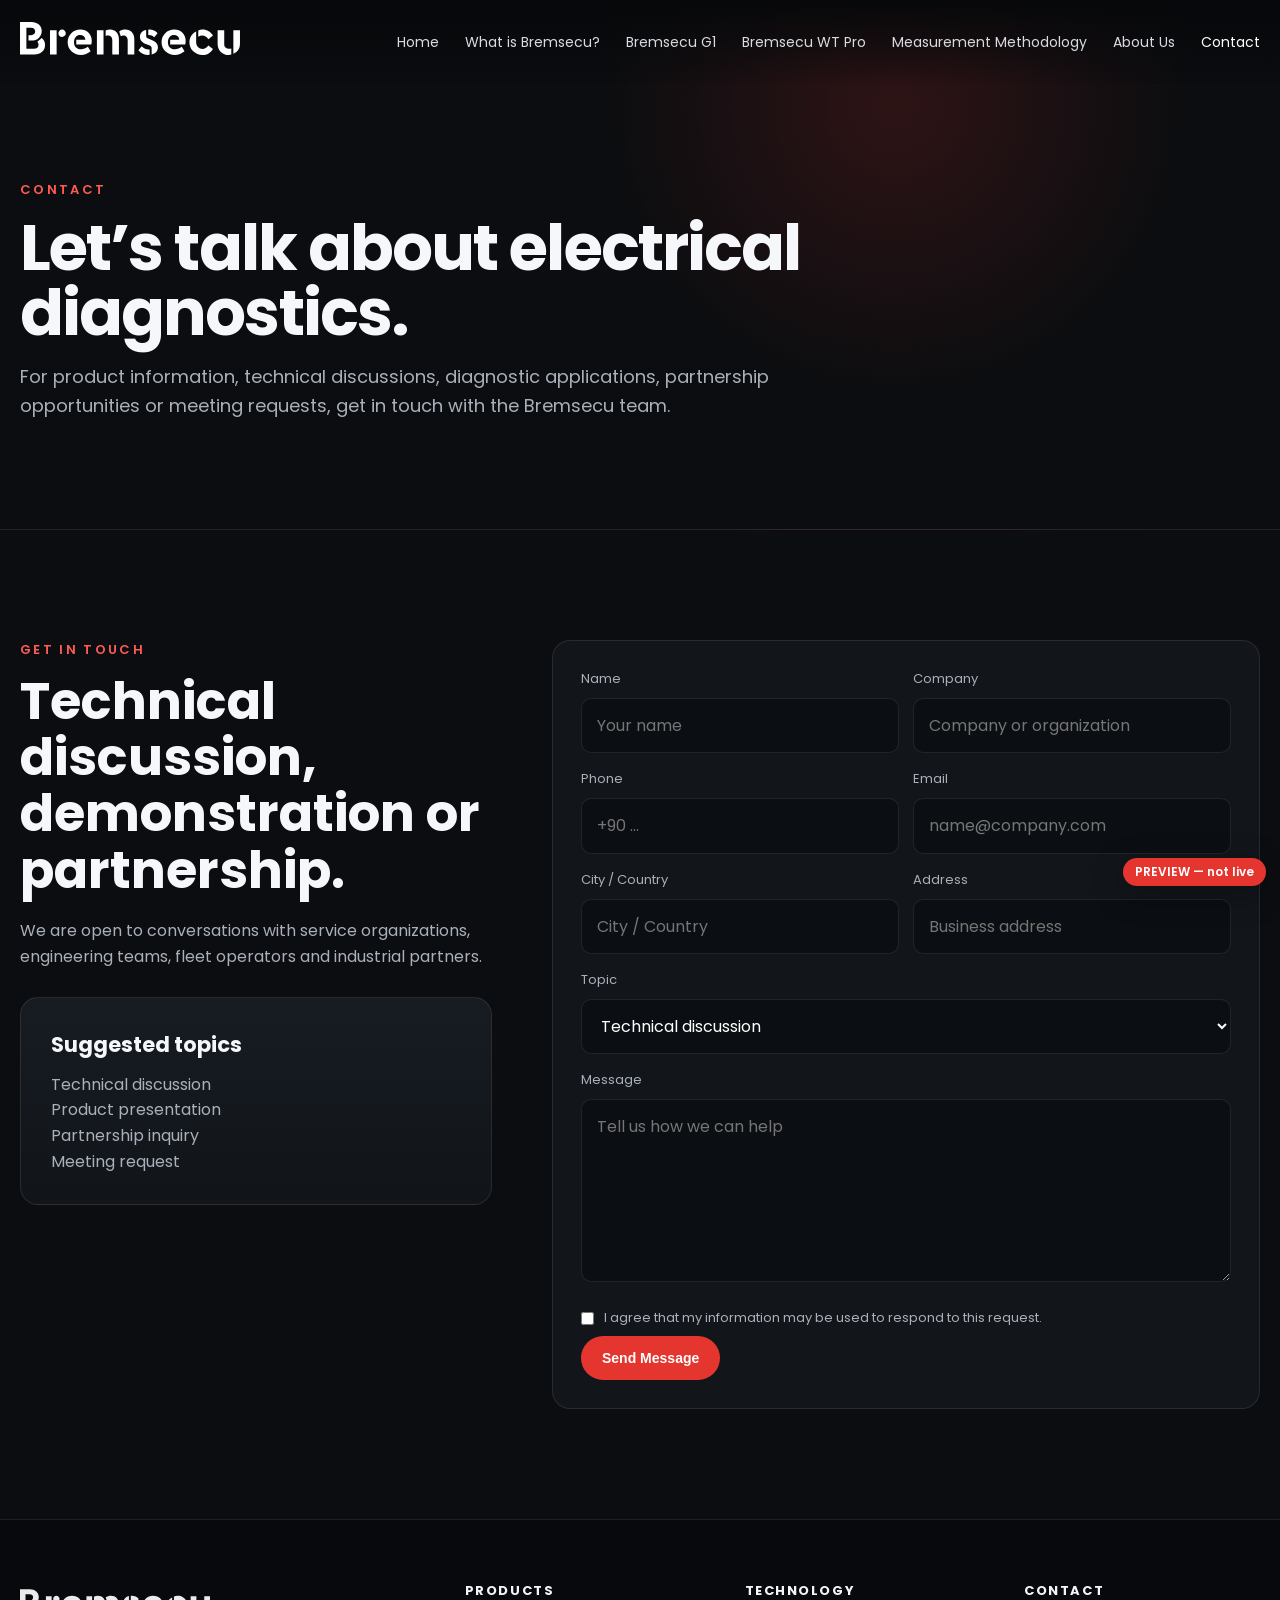
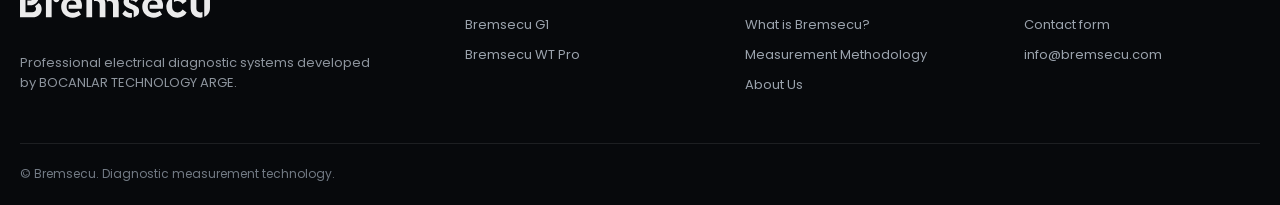
<file: public/preview/contact.html>
<!doctype html><html lang="en"><head><meta charset="utf-8"><meta name="viewport" content="width=device-width,initial-scale=1"><title>Contact Bremsecu | Electrical Diagnostic Technology</title><meta name="description" content="Contact Bremsecu for technical discussions, product presentations, demonstrations, partnership inquiries and meetings about heavy-vehicle diagnostic technology."><link rel="canonical" href="https://bremsecu.com/contact.html"><meta property="og:type" content="website"><meta property="og:title" content="Contact Bremsecu"><meta property="og:description" content="Technical discussions, product presentations, demonstrations and partnership inquiries for Bremsecu heavy-vehicle diagnostic technology."><meta property="og:url" content="https://bremsecu.com/contact.html"><meta property="og:image" content="https://bremsecu.com/images/hero/desktop/hero-desktop-01.webp"><meta name="twitter:card" content="summary_large_image"><link rel="icon" type="image/png" href="../images/brand/favicon.png"><link rel="apple-touch-icon" href="../images/brand/favicon.png"><link rel="manifest" href="../site.webmanifest"><link rel="stylesheet" href="../styles.css?v=20261004-1"><script type="application/ld+json">{"@context":"https://schema.org","@type":"ContactPage","name":"Contact Bremsecu","url":"https://bremsecu.com/contact.html","about":{"@type":"Organization","name":"Bremsecu","url":"https://bremsecu.com/"}}</script></head><body><div style="position:fixed;z-index:9999;right:14px;bottom:14px;background:#e4352f;color:white;padding:8px 12px;border-radius:999px;font:600 12px/1 Poppins,Arial,sans-serif;box-shadow:0 8px 30px rgba(0,0,0,.35)">PREVIEW — not live</div><header class="site-header"><div class="container nav"><a class="brand" href="./index.html"><img src="../images/brand/logo.svg" alt="Bremsecu"></a><button class="nav-toggle" aria-label="Toggle navigation" aria-expanded="false">☰</button><nav class="nav-links"><a href="./index.html">Home</a><a href="./what-is-bremsecu.html">What is Bremsecu?</a><a href="./bremsecu-g1.html">Bremsecu G1</a><a href="./bremsecu-wt-pro.html">Bremsecu WT Pro</a><a href="./measurement-methodology.html">Measurement Methodology</a><a href="./about.html">About Us</a><a class="active" href="./contact.html">Contact</a></nav></div></header><main><section class="page-hero"><div class="container"><div class="eyebrow">Contact</div><h1>Let’s talk about electrical diagnostics.</h1><p>For product information, technical discussions, diagnostic applications, partnership opportunities or meeting requests, get in touch with the Bremsecu team.</p></div></section><section class="section"><div class="container contact-grid"><div><div class="eyebrow">Get in touch</div><h2 style="font-size:clamp(34px,4vw,54px);line-height:1.1;margin:12px 0 20px">Technical discussion, demonstration or partnership.</h2><p style="color:var(--muted)">We are open to conversations with service organizations, engineering teams, fleet operators and industrial partners.</p><div class="card" style="margin-top:28px"><h3>Suggested topics</h3><p>Technical discussion<br>Product presentation<br>Partnership inquiry<br>Meeting request</p></div></div><form class="contact-box" id="inquiry" action="#" onsubmit="event.preventDefault(); alert('Preview only: form submission is disabled.');" method="post" accept-charset="UTF-8">
<input type="hidden" name="source" value="contact">
<div class="form-row"><div><label for="name">Name</label><input id="name" name="name" type="text" placeholder="Your name" maxlength="120" required autocomplete="name"></div><div><label for="company">Company</label><input id="company" name="company" type="text" placeholder="Company or organization" maxlength="160" required autocomplete="organization"></div></div>
<div class="form-row"><div><label for="phone">Phone</label><input id="phone" name="phone" type="tel" placeholder="+90 ..." maxlength="60" required autocomplete="tel"></div><div><label for="email">Email</label><input id="email" name="email" type="email" placeholder="name@company.com" maxlength="190" required autocomplete="email"></div></div>
<div class="form-row"><div><label for="location">City / Country</label><input id="location" name="location" type="text" placeholder="City / Country" maxlength="160" required></div><div><label for="address">Address</label><input id="address" name="address" type="text" placeholder="Business address" maxlength="260" required autocomplete="street-address"></div></div>
<label for="topic">Topic</label><select id="topic" name="topic"><option>Technical discussion</option><option>Product presentation</option><option>Partnership inquiry</option><option>Meeting request</option></select>
<label for="message">Message</label><textarea id="message" name="message" rows="6" placeholder="Tell us how we can help" maxlength="5000" required></textarea>
<label class="consent-line"><input type="checkbox" name="consent" value="1" required><span>I agree that my information may be used to respond to this request.</span></label><div class="hp-field" aria-hidden="true"><label for="website">Website</label><input id="website" name="website" type="text" tabindex="-1" autocomplete="off"></div><input type="hidden" name="form_started" value="">
<button class="btn btn-primary" type="submit">Send Message</button><p class="form-status" data-form-status hidden role="status" aria-live="polite"></p></form></div></section></main><footer class="site-footer">
  <div class="container footer-grid">
    <div class="footer-brand">
      <img src="../images/brand/logo.svg" alt="Bremsecu">
      <p>Professional electrical diagnostic systems developed by BOCANLAR TECHNOLOGY ARGE.</p>
    </div>
    <div><h3>Products</h3><a href="./bremsecu-g1.html">Bremsecu G1</a><a href="./bremsecu-wt-pro.html">Bremsecu WT Pro</a></div>
    <div><h3>Technology</h3><a href="./what-is-bremsecu.html">What is Bremsecu?</a><a href="./measurement-methodology.html">Measurement Methodology</a><a href="./about.html">About Us</a></div>
    <div><h3>Contact</h3><a href="./contact.html">Contact form</a><a href="mailto:info@bremsecu.com">info@bremsecu.com</a></div>
  </div>
  <div class="container footer-bottom"><span>© Bremsecu. Diagnostic measurement technology.</span></div>
</footer><script src="../site.js?v=20261004-1"></script></body></html>
</file>
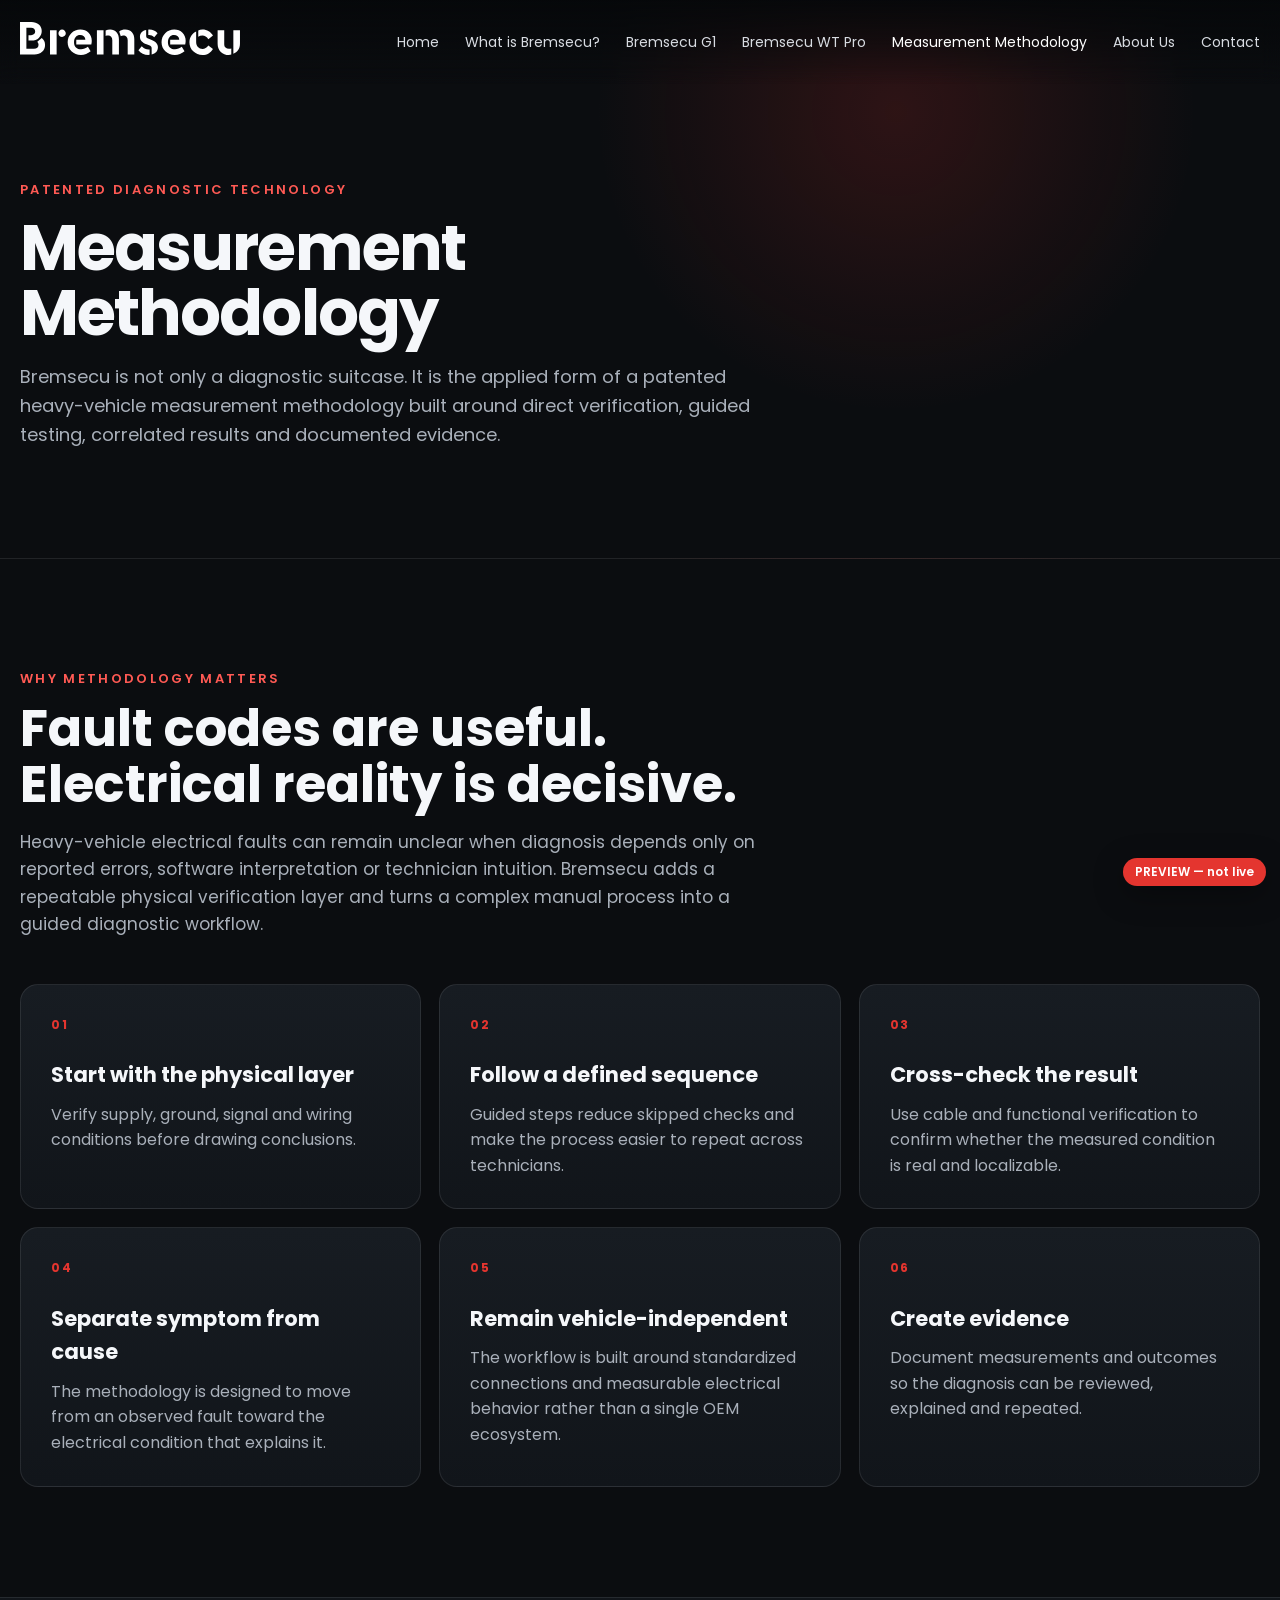
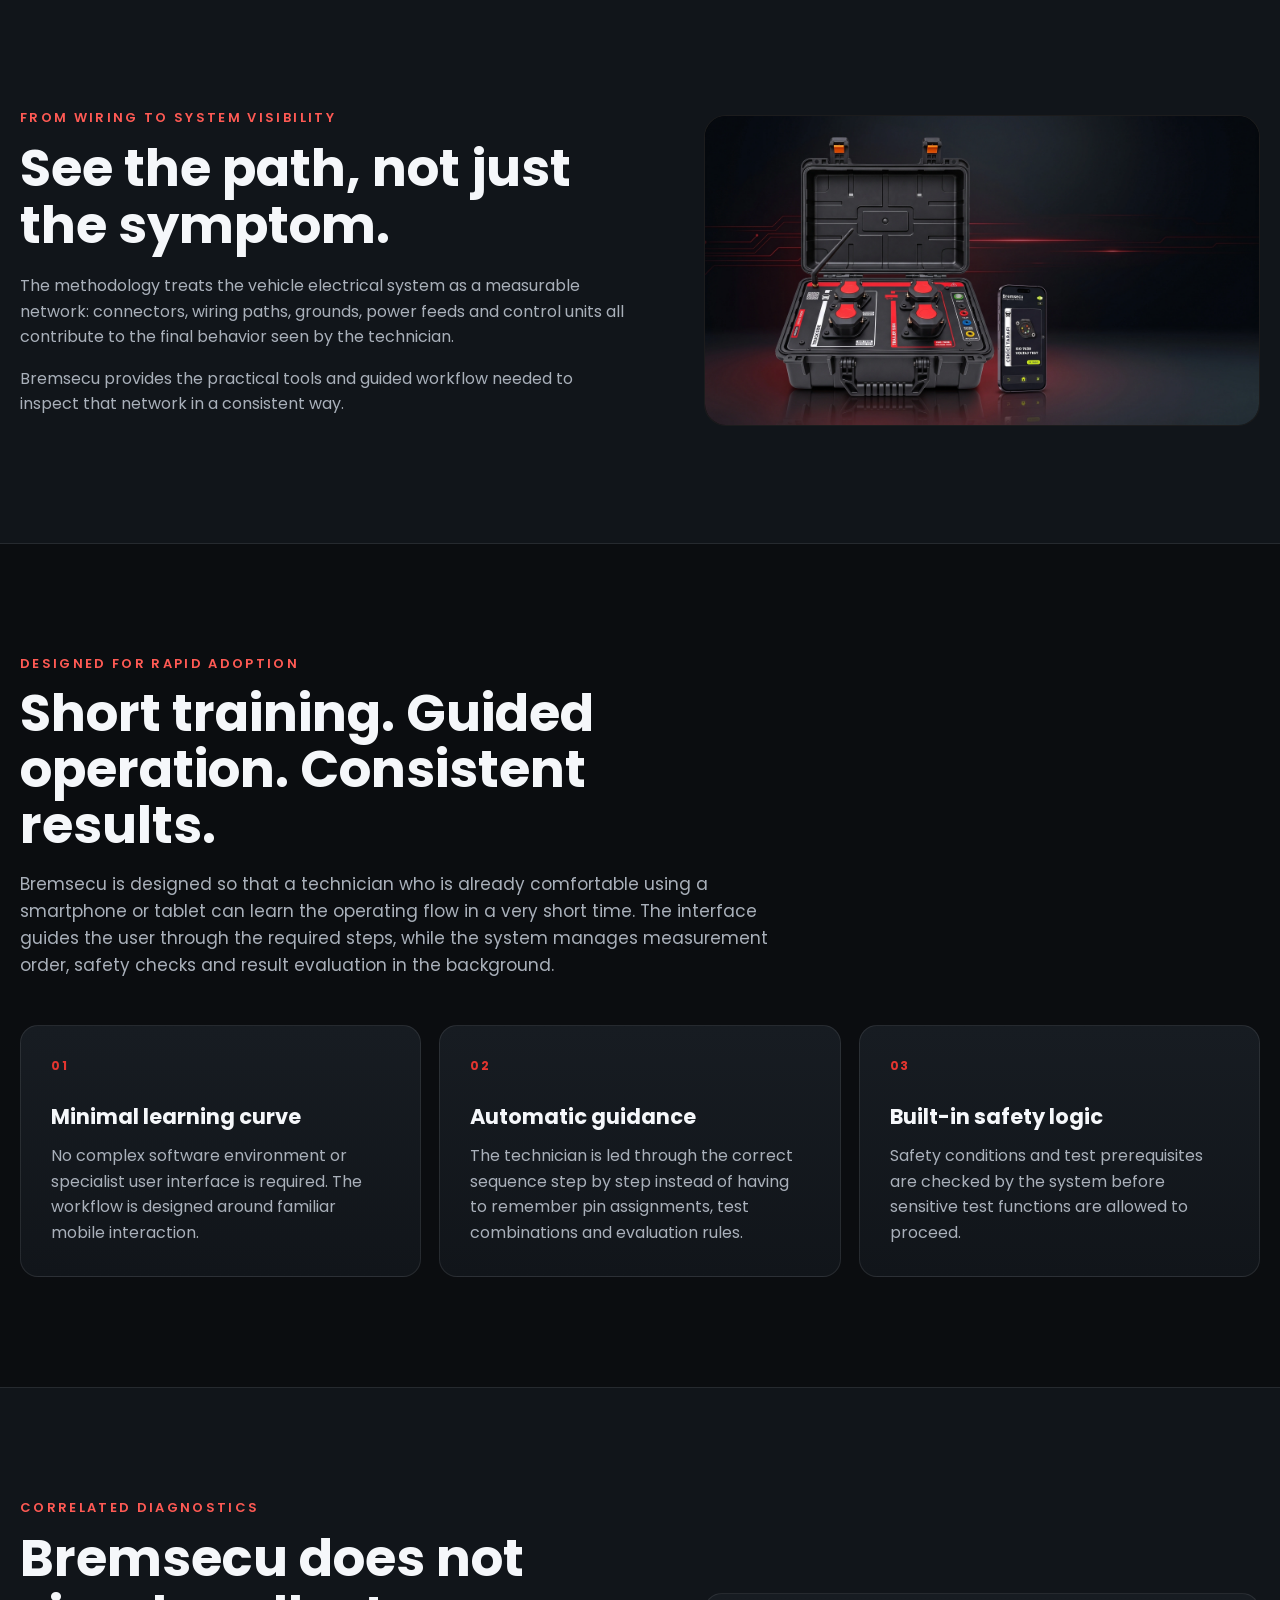
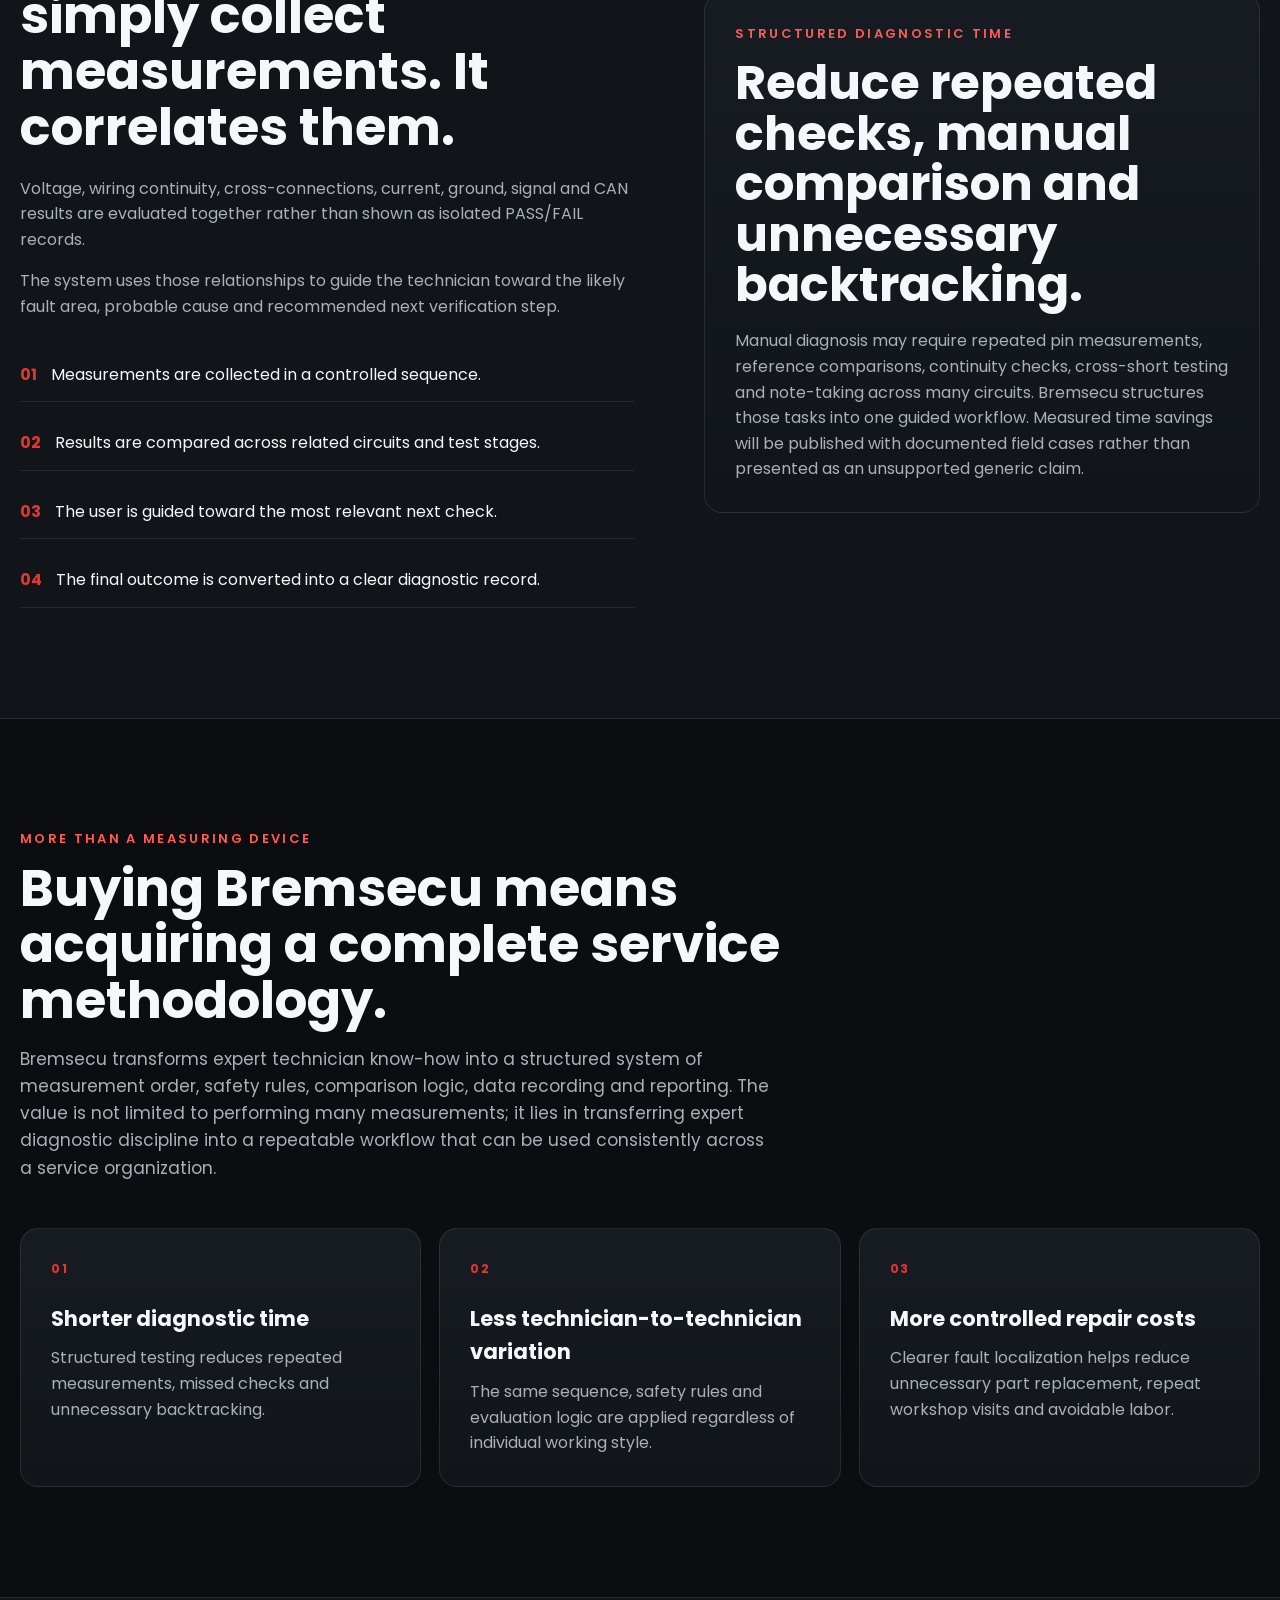
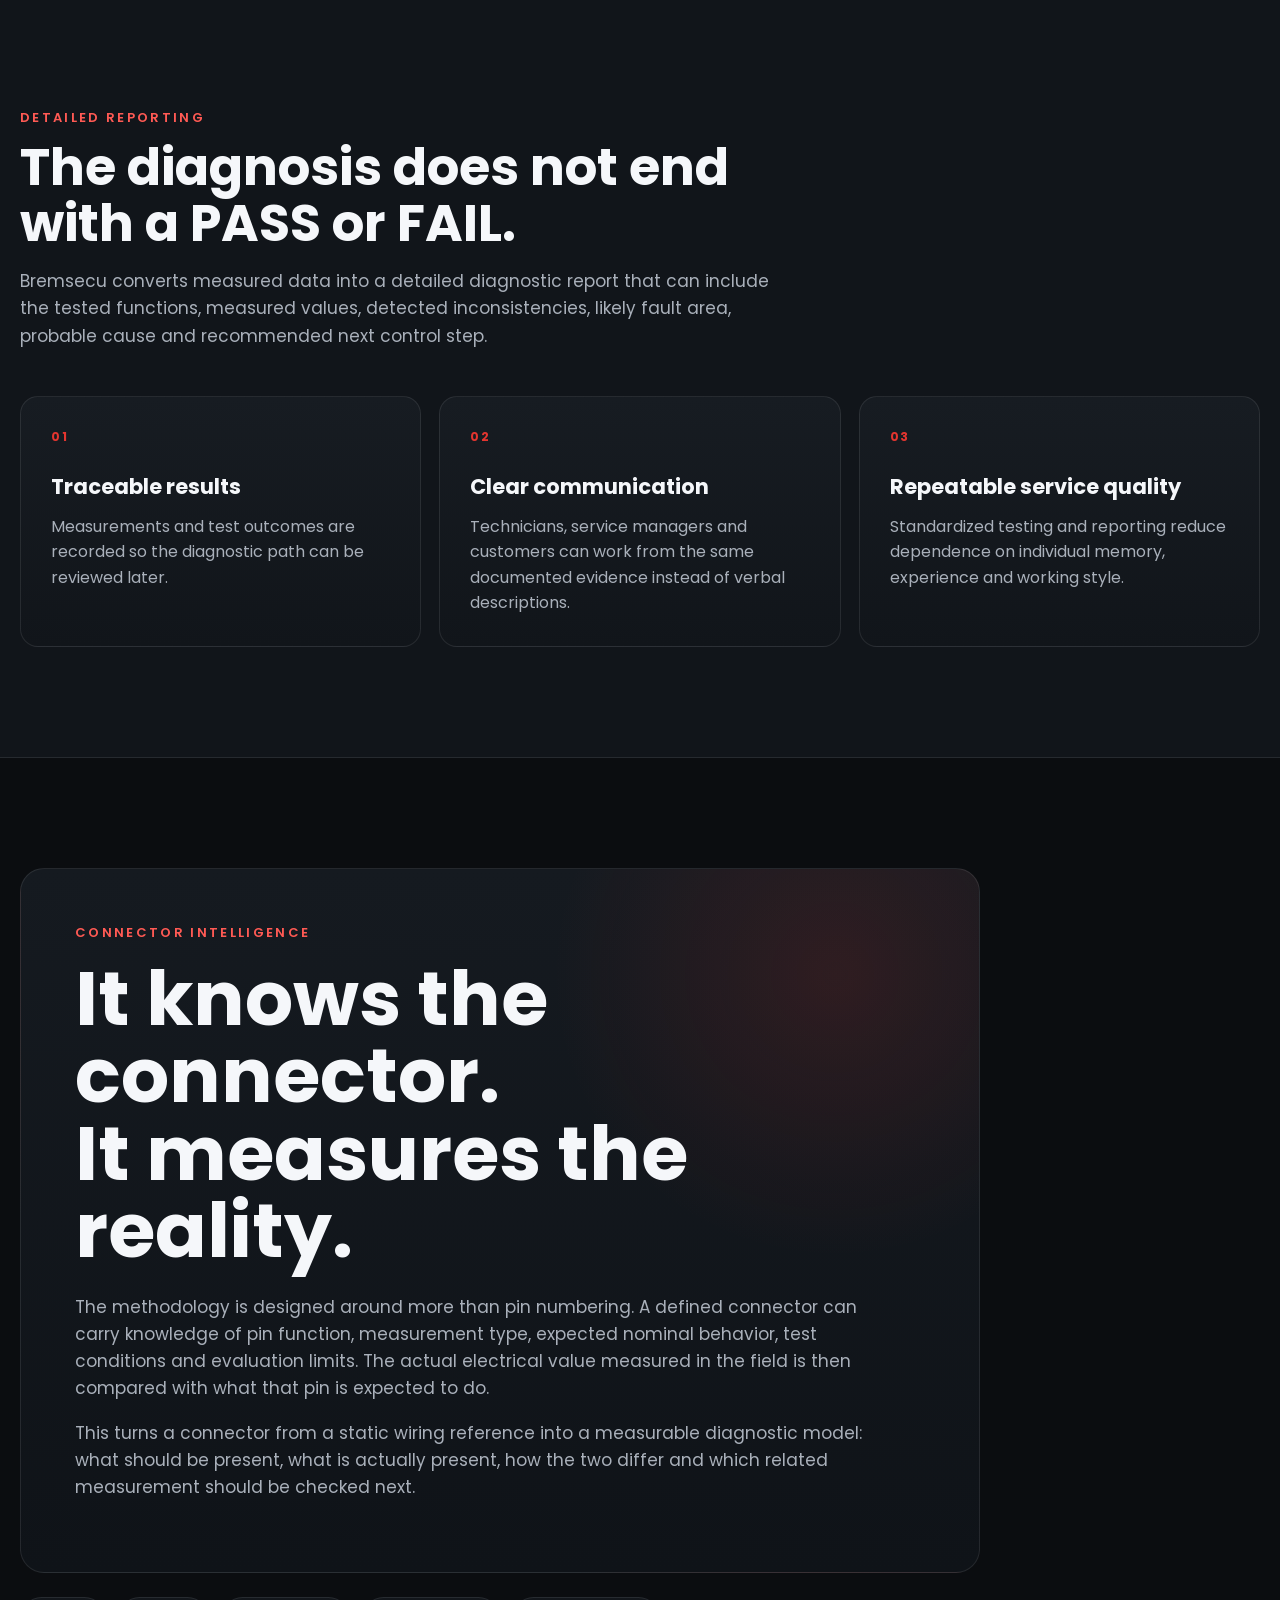
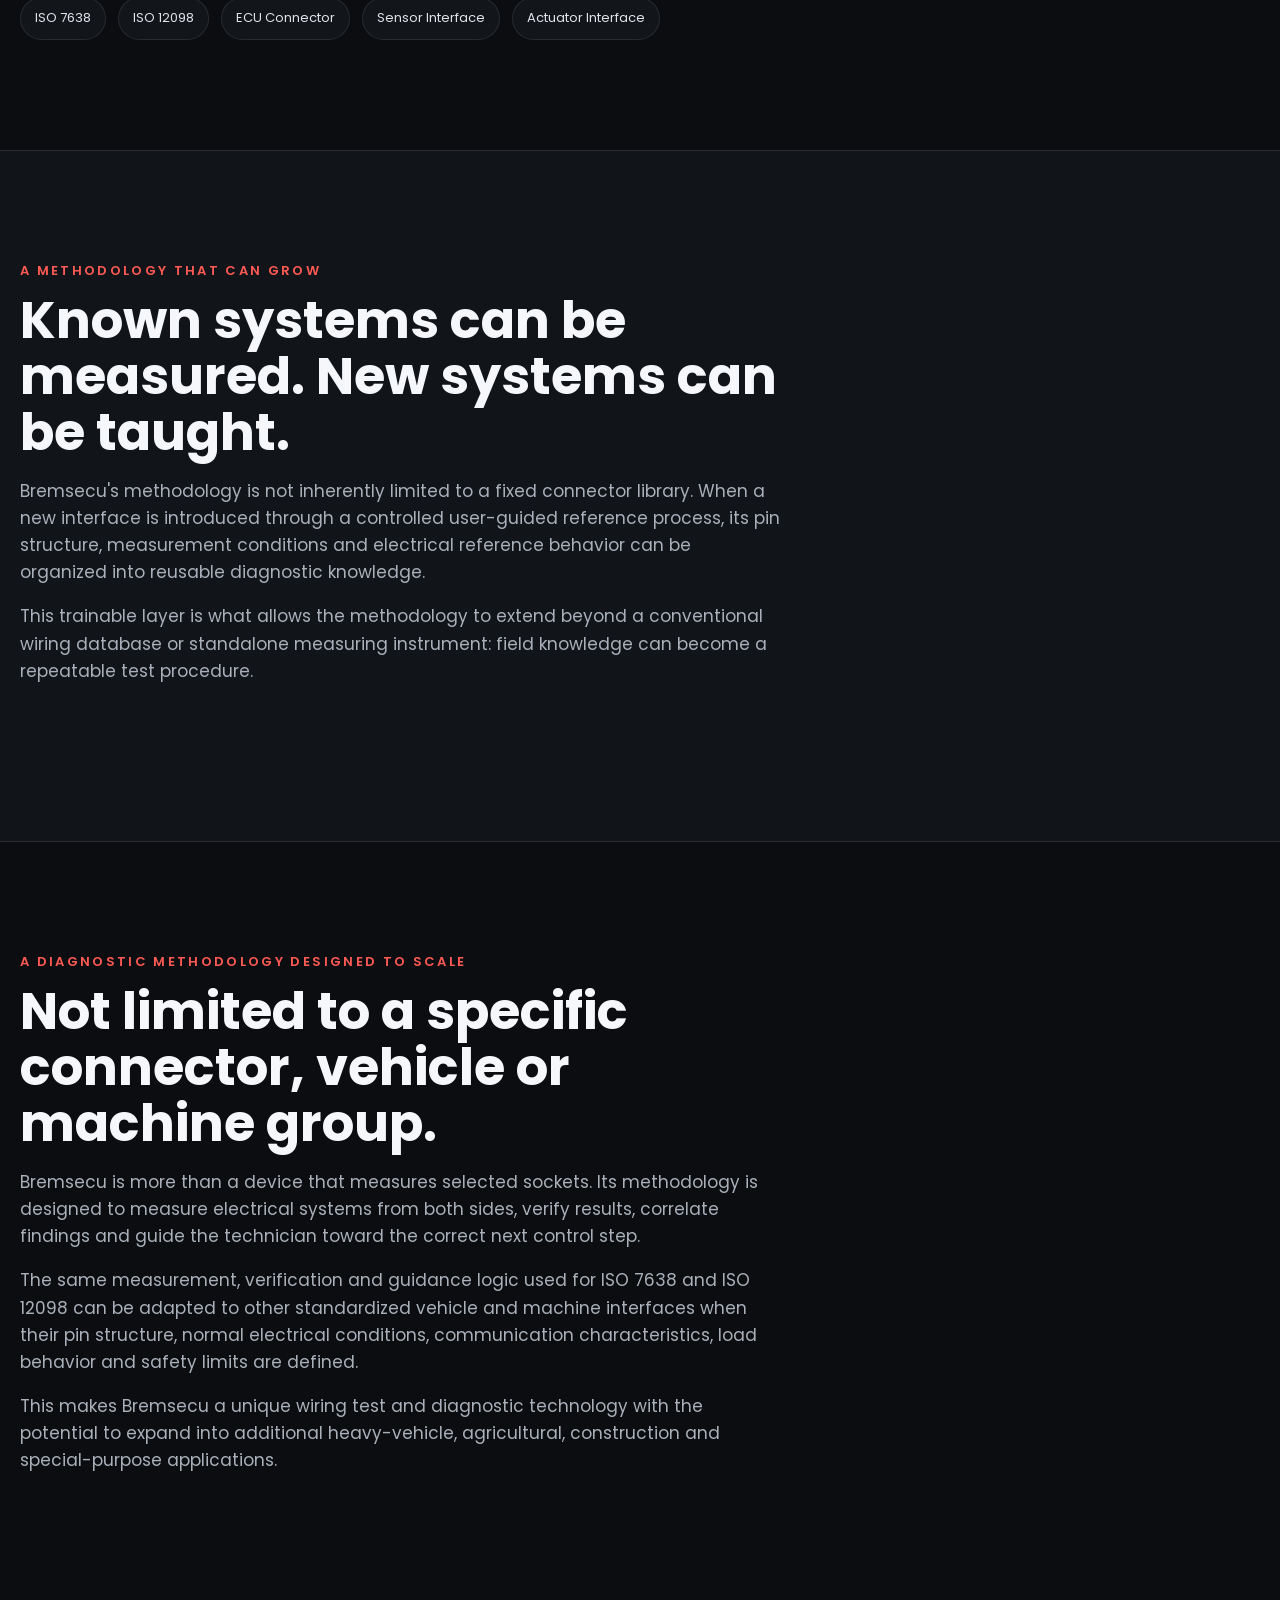
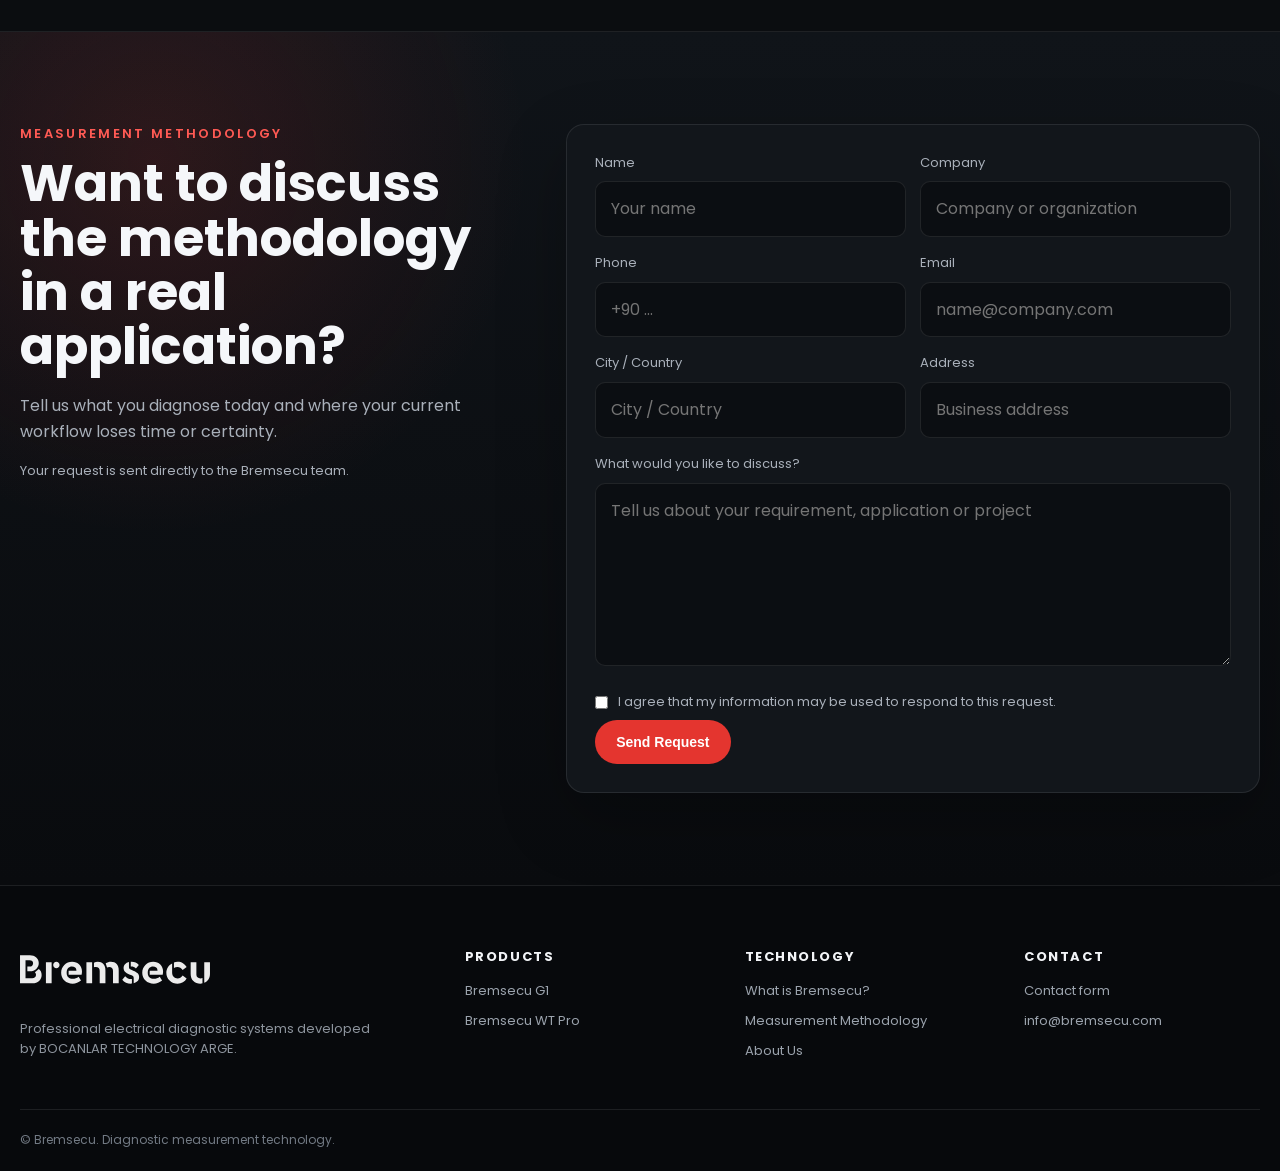
<file: public/preview/measurement-methodology.html>
<!doctype html><html lang="en"><head><meta charset="utf-8"><meta name="viewport" content="width=device-width,initial-scale=1"><title>Measurement Methodology | Bremsecu</title><meta name="description" content="Explore Bremsecu's patented heavy-vehicle diagnostic methodology: guided testing, correlated diagnostics, rapid technician adoption, detailed reporting and scalable physical-layer verification."><link rel="canonical" href="https://bremsecu.com/measurement-methodology.html"><meta property="og:type" content="article"><meta property="og:title" content="Bremsecu Measurement Methodology"><meta property="og:description" content="A patented heavy-vehicle measurement methodology built around direct verification, guided testing, correlated results and documented evidence."><meta property="og:url" content="https://bremsecu.com/measurement-methodology.html"><meta property="og:image" content="https://bremsecu.com/images/hero/desktop/hero-desktop-03.webp"><meta name="twitter:card" content="summary_large_image"><link rel="icon" type="image/png" href="../images/brand/favicon.png"><link rel="apple-touch-icon" href="../images/brand/favicon.png"><link rel="manifest" href="../site.webmanifest"><link rel="stylesheet" href="../styles.css?v=20261004-1"><script type="application/ld+json">{"@context":"https://schema.org","@type":"TechArticle","headline":"Bremsecu Measurement Methodology","url":"https://bremsecu.com/measurement-methodology.html","description":"A patented heavy-vehicle diagnostic methodology built around direct electrical verification, guided testing, correlated diagnostics and evidence-based reporting.","author":{"@type":"Organization","name":"Bremsecu","url":"https://bremsecu.com/"},"publisher":{"@type":"Organization","name":"Bremsecu","url":"https://bremsecu.com/"}}</script></head><body><div style="position:fixed;z-index:9999;right:14px;bottom:14px;background:#e4352f;color:white;padding:8px 12px;border-radius:999px;font:600 12px/1 Poppins,Arial,sans-serif;box-shadow:0 8px 30px rgba(0,0,0,.35)">PREVIEW — not live</div><header class="site-header"><div class="container nav"><a class="brand" href="./index.html"><img src="../images/brand/logo.svg" alt="Bremsecu"></a><button class="nav-toggle" aria-label="Toggle navigation" aria-expanded="false">☰</button><nav class="nav-links"><a href="./index.html">Home</a><a href="./what-is-bremsecu.html">What is Bremsecu?</a><a href="./bremsecu-g1.html">Bremsecu G1</a><a href="./bremsecu-wt-pro.html">Bremsecu WT Pro</a><a class="active" href="./measurement-methodology.html">Measurement Methodology</a><a href="./about.html">About Us</a><a href="./contact.html">Contact</a></nav></div></header><main><section class="page-hero"><div class="container"><div class="eyebrow">Patented diagnostic technology</div><h1>Measurement Methodology</h1><p>Bremsecu is not only a diagnostic suitcase. It is the applied form of a patented heavy-vehicle measurement methodology built around direct verification, guided testing, correlated results and documented evidence.</p></div></section><section class="section"><div class="container"><div class="section-head"><div class="eyebrow">Why methodology matters</div><h2>Fault codes are useful. Electrical reality is decisive.</h2><p>Heavy-vehicle electrical faults can remain unclear when diagnosis depends only on reported errors, software interpretation or technician intuition. Bremsecu adds a repeatable physical verification layer and turns a complex manual process into a guided diagnostic workflow.</p></div><div class="grid-3"><div class="card"><div class="num">01</div><h3>Start with the physical layer</h3><p>Verify supply, ground, signal and wiring conditions before drawing conclusions.</p></div><div class="card"><div class="num">02</div><h3>Follow a defined sequence</h3><p>Guided steps reduce skipped checks and make the process easier to repeat across technicians.</p></div><div class="card"><div class="num">03</div><h3>Cross-check the result</h3><p>Use cable and functional verification to confirm whether the measured condition is real and localizable.</p></div><div class="card"><div class="num">04</div><h3>Separate symptom from cause</h3><p>The methodology is designed to move from an observed fault toward the electrical condition that explains it.</p></div><div class="card"><div class="num">05</div><h3>Remain vehicle-independent</h3><p>The workflow is built around standardized connections and measurable electrical behavior rather than a single OEM ecosystem.</p></div><div class="card"><div class="num">06</div><h3>Create evidence</h3><p>Document measurements and outcomes so the diagnosis can be reviewed, explained and repeated.</p></div></div></div></section><section class="section section-alt"><div class="container split"><div class="split-copy"><div class="eyebrow">From wiring to system visibility</div><h2>See the path, not just the symptom.</h2><p>The methodology treats the vehicle electrical system as a measurable network: connectors, wiring paths, grounds, power feeds and control units all contribute to the final behavior seen by the technician.</p><p>Bremsecu provides the practical tools and guided workflow needed to inspect that network in a consistent way.</p></div><div class="media-frame"><img src="../images/hero/desktop/hero-desktop-03.webp" alt="Bremsecu guided heavy-vehicle diagnostic workflow" loading="lazy" decoding="async"></div></div></section><section class="section"><div class="container"><div class="section-head"><div class="eyebrow">Designed for rapid adoption</div><h2>Short training. Guided operation. Consistent results.</h2><p>Bremsecu is designed so that a technician who is already comfortable using a smartphone or tablet can learn the operating flow in a very short time. The interface guides the user through the required steps, while the system manages measurement order, safety checks and result evaluation in the background.</p></div><div class="grid-3"><div class="card"><div class="num">01</div><h3>Minimal learning curve</h3><p>No complex software environment or specialist user interface is required. The workflow is designed around familiar mobile interaction.</p></div><div class="card"><div class="num">02</div><h3>Automatic guidance</h3><p>The technician is led through the correct sequence step by step instead of having to remember pin assignments, test combinations and evaluation rules.</p></div><div class="card"><div class="num">03</div><h3>Built-in safety logic</h3><p>Safety conditions and test prerequisites are checked by the system before sensitive test functions are allowed to proceed.</p></div></div></div></section><section class="section section-alt"><div class="container split"><div class="split-copy"><div class="eyebrow">Correlated diagnostics</div><h2>Bremsecu does not simply collect measurements. It correlates them.</h2><p>Voltage, wiring continuity, cross-connections, current, ground, signal and CAN results are evaluated together rather than shown as isolated PASS/FAIL records.</p><p>The system uses those relationships to guide the technician toward the likely fault area, probable cause and recommended next verification step.</p><div class="feature-list"><div class="feature-item"><b>01</b><span>Measurements are collected in a controlled sequence.</span></div><div class="feature-item"><b>02</b><span>Results are compared across related circuits and test stages.</span></div><div class="feature-item"><b>03</b><span>The user is guided toward the most relevant next check.</span></div><div class="feature-item"><b>04</b><span>The final outcome is converted into a clear diagnostic record.</span></div></div></div><div class="card"><div class="eyebrow">Structured diagnostic time</div><h3 style="font-size:clamp(30px,4vw,48px);line-height:1.05;margin:14px 0 18px">Reduce repeated checks, manual comparison and unnecessary backtracking.</h3><p>Manual diagnosis may require repeated pin measurements, reference comparisons, continuity checks, cross-short testing and note-taking across many circuits. Bremsecu structures those tasks into one guided workflow. Measured time savings will be published with documented field cases rather than presented as an unsupported generic claim.</p></div></div></section><section class="section"><div class="container"><div class="section-head"><div class="eyebrow">More than a measuring device</div><h2>Buying Bremsecu means acquiring a complete service methodology.</h2><p>Bremsecu transforms expert technician know-how into a structured system of measurement order, safety rules, comparison logic, data recording and reporting. The value is not limited to performing many measurements; it lies in transferring expert diagnostic discipline into a repeatable workflow that can be used consistently across a service organization.</p></div><div class="grid-3"><div class="card"><div class="num">01</div><h3>Shorter diagnostic time</h3><p>Structured testing reduces repeated measurements, missed checks and unnecessary backtracking.</p></div><div class="card"><div class="num">02</div><h3>Less technician-to-technician variation</h3><p>The same sequence, safety rules and evaluation logic are applied regardless of individual working style.</p></div><div class="card"><div class="num">03</div><h3>More controlled repair costs</h3><p>Clearer fault localization helps reduce unnecessary part replacement, repeat workshop visits and avoidable labor.</p></div></div></div></section><section class="section section-alt"><div class="container"><div class="section-head"><div class="eyebrow">Detailed reporting</div><h2>The diagnosis does not end with a PASS or FAIL.</h2><p>Bremsecu converts measured data into a detailed diagnostic report that can include the tested functions, measured values, detected inconsistencies, likely fault area, probable cause and recommended next control step.</p></div><div class="grid-3"><div class="card"><div class="num">01</div><h3>Traceable results</h3><p>Measurements and test outcomes are recorded so the diagnostic path can be reviewed later.</p></div><div class="card"><div class="num">02</div><h3>Clear communication</h3><p>Technicians, service managers and customers can work from the same documented evidence instead of verbal descriptions.</p></div><div class="card"><div class="num">03</div><h3>Repeatable service quality</h3><p>Standardized testing and reporting reduce dependence on individual memory, experience and working style.</p></div></div></div></section><section class="section"><div class="container"><div class="statement-block"><div class="eyebrow">Connector intelligence</div><h2>It knows the connector.<br>It measures the reality.</h2><p>The methodology is designed around more than pin numbering. A defined connector can carry knowledge of pin function, measurement type, expected nominal behavior, test conditions and evaluation limits. The actual electrical value measured in the field is then compared with what that pin is expected to do.</p><p>This turns a connector from a static wiring reference into a measurable diagnostic model: what should be present, what is actually present, how the two differ and which related measurement should be checked next.</p></div><div class="connector-rail" aria-label="Example diagnostic interfaces"><span>ISO 7638</span><span>ISO 12098</span><span>ECU Connector</span><span>Sensor Interface</span><span>Actuator Interface</span></div></div></section><section class="section section-alt"><div class="container"><div class="section-head"><div class="eyebrow">A methodology that can grow</div><h2>Known systems can be measured. New systems can be taught.</h2><p>Bremsecu's methodology is not inherently limited to a fixed connector library. When a new interface is introduced through a controlled user-guided reference process, its pin structure, measurement conditions and electrical reference behavior can be organized into reusable diagnostic knowledge.</p><p>This trainable layer is what allows the methodology to extend beyond a conventional wiring database or standalone measuring instrument: field knowledge can become a repeatable test procedure.</p></div></div></section><section class="section"><div class="container"><div class="section-head"><div class="eyebrow">A diagnostic methodology designed to scale</div><h2>Not limited to a specific connector, vehicle or machine group.</h2><p>Bremsecu is more than a device that measures selected sockets. Its methodology is designed to measure electrical systems from both sides, verify results, correlate findings and guide the technician toward the correct next control step.</p><p>The same measurement, verification and guidance logic used for ISO 7638 and ISO 12098 can be adapted to other standardized vehicle and machine interfaces when their pin structure, normal electrical conditions, communication characteristics, load behavior and safety limits are defined.</p><p>This makes Bremsecu a unique wiring test and diagnostic technology with the potential to expand into additional heavy-vehicle, agricultural, construction and special-purpose applications.</p></div></div></section><section class="lead-section" id="inquiry"><div class="container lead-grid">
<div class="lead-copy"><div class="eyebrow">Measurement Methodology</div><h2>Want to discuss the methodology in a real application?</h2><p>Tell us what you diagnose today and where your current workflow loses time or certainty.</p><p class="lead-note">Your request is sent directly to the Bremsecu team.</p></div>
<form class="contact-box lead-form" action="#" onsubmit="event.preventDefault(); alert('Preview only: form submission is disabled.');" method="post" accept-charset="UTF-8">
<input type="hidden" name="source" value="methodology"><input type="hidden" name="topic" value="General Bremsecu inquiry">
<div class="form-row"><div><label>Name</label><input name="name" type="text" placeholder="Your name" maxlength="120" required autocomplete="name"></div><div><label>Company</label><input name="company" type="text" placeholder="Company or organization" maxlength="160" required autocomplete="organization"></div></div>
<div class="form-row"><div><label>Phone</label><input name="phone" type="tel" placeholder="+90 ..." maxlength="60" required autocomplete="tel"></div><div><label>Email</label><input name="email" type="email" placeholder="name@company.com" maxlength="190" required autocomplete="email"></div></div>
<div class="form-row"><div><label>City / Country</label><input name="location" type="text" placeholder="City / Country" maxlength="160" required></div><div><label>Address</label><input name="address" type="text" placeholder="Business address" maxlength="260" required autocomplete="street-address"></div></div>
<label>What would you like to discuss?</label><textarea name="message" rows="6" placeholder="Tell us about your requirement, application or project" maxlength="5000" required></textarea>
<label class="consent-line"><input type="checkbox" name="consent" value="1" required><span>I agree that my information may be used to respond to this request.</span></label>
<div class="hp-field" aria-hidden="true"><label>Website</label><input name="website" type="text" tabindex="-1" autocomplete="off"></div><input type="hidden" name="form_started" value="">
<button class="btn btn-primary" type="submit">Send Request</button><p class="form-status" data-form-status hidden role="status" aria-live="polite"></p>
</form></div></section></main><footer class="site-footer">
  <div class="container footer-grid">
    <div class="footer-brand">
      <img src="../images/brand/logo.svg" alt="Bremsecu">
      <p>Professional electrical diagnostic systems developed by BOCANLAR TECHNOLOGY ARGE.</p>
    </div>
    <div><h3>Products</h3><a href="./bremsecu-g1.html">Bremsecu G1</a><a href="./bremsecu-wt-pro.html">Bremsecu WT Pro</a></div>
    <div><h3>Technology</h3><a href="./what-is-bremsecu.html">What is Bremsecu?</a><a href="./measurement-methodology.html">Measurement Methodology</a><a href="./about.html">About Us</a></div>
    <div><h3>Contact</h3><a href="./contact.html">Contact form</a><a href="mailto:info@bremsecu.com">info@bremsecu.com</a></div>
  </div>
  <div class="container footer-bottom"><span>© Bremsecu. Diagnostic measurement technology.</span></div>
</footer><script src="../site.js?v=20261004-1"></script></body></html>
</file>
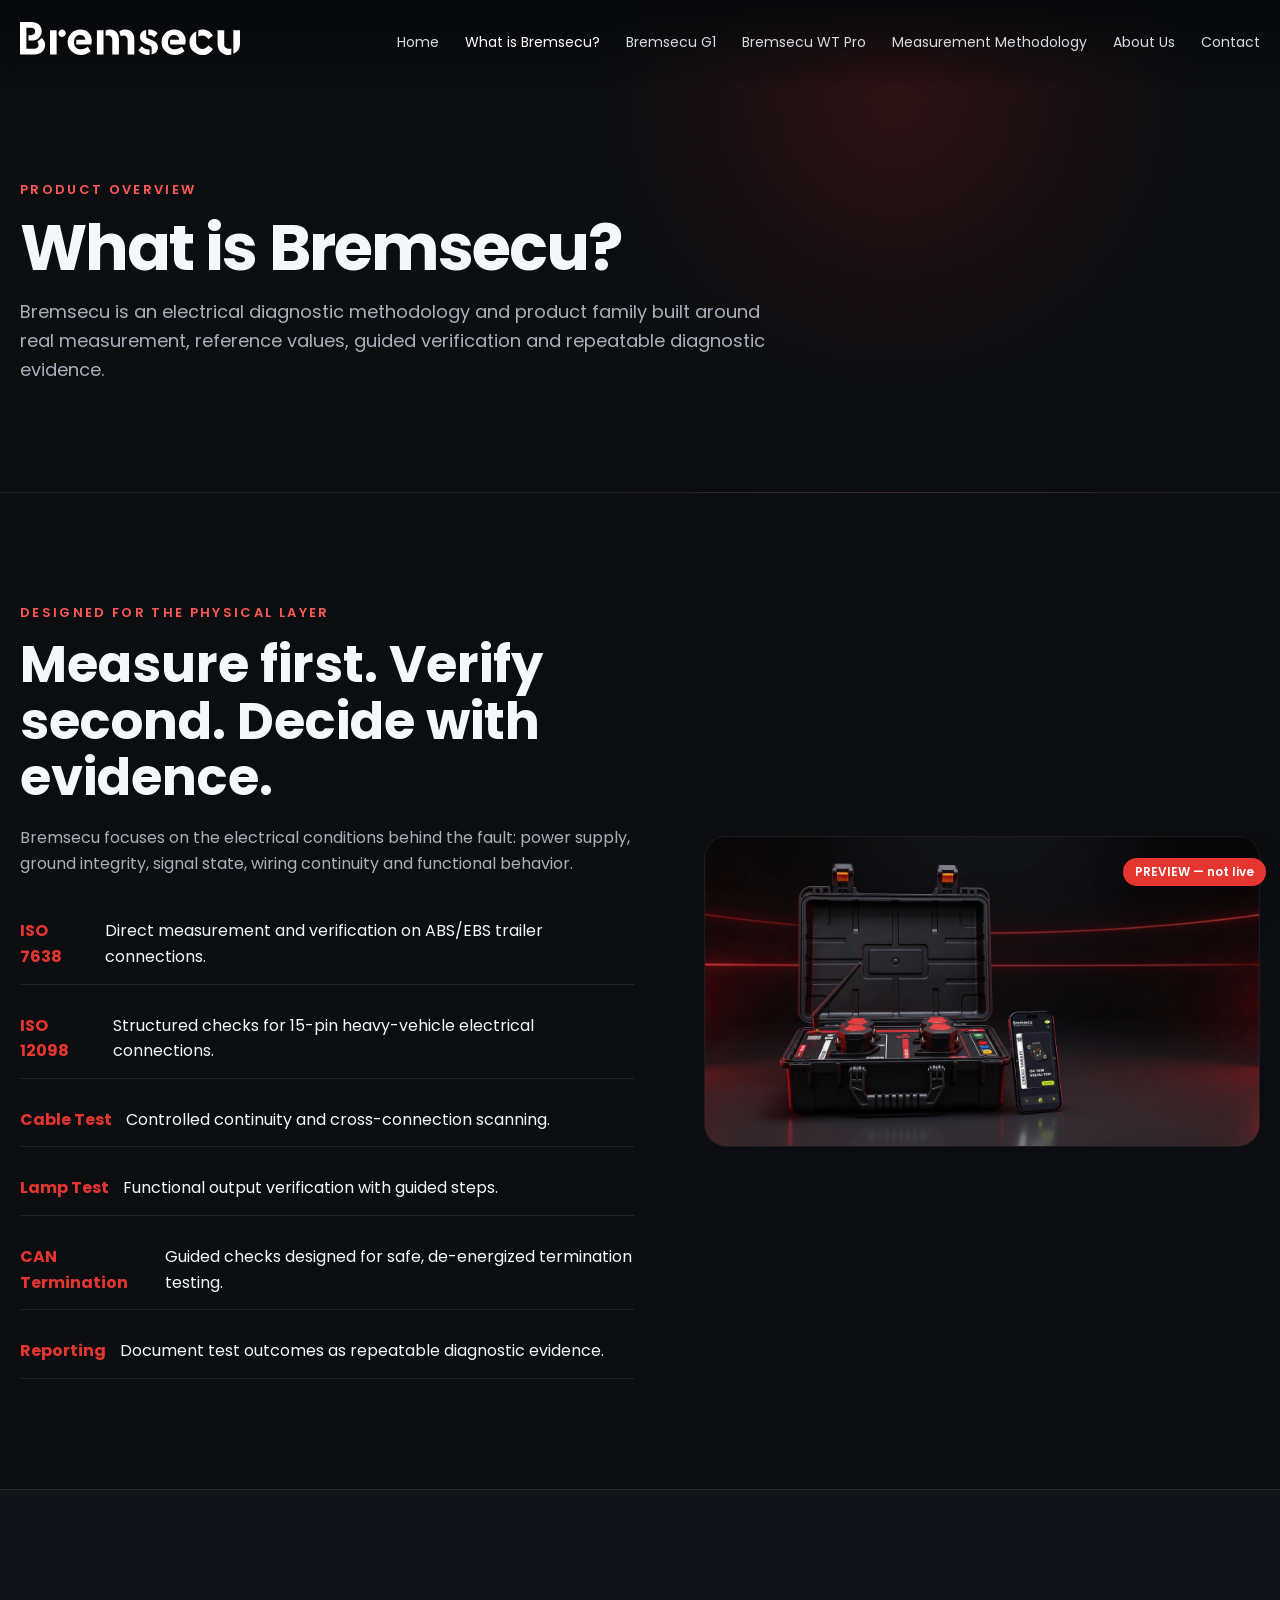
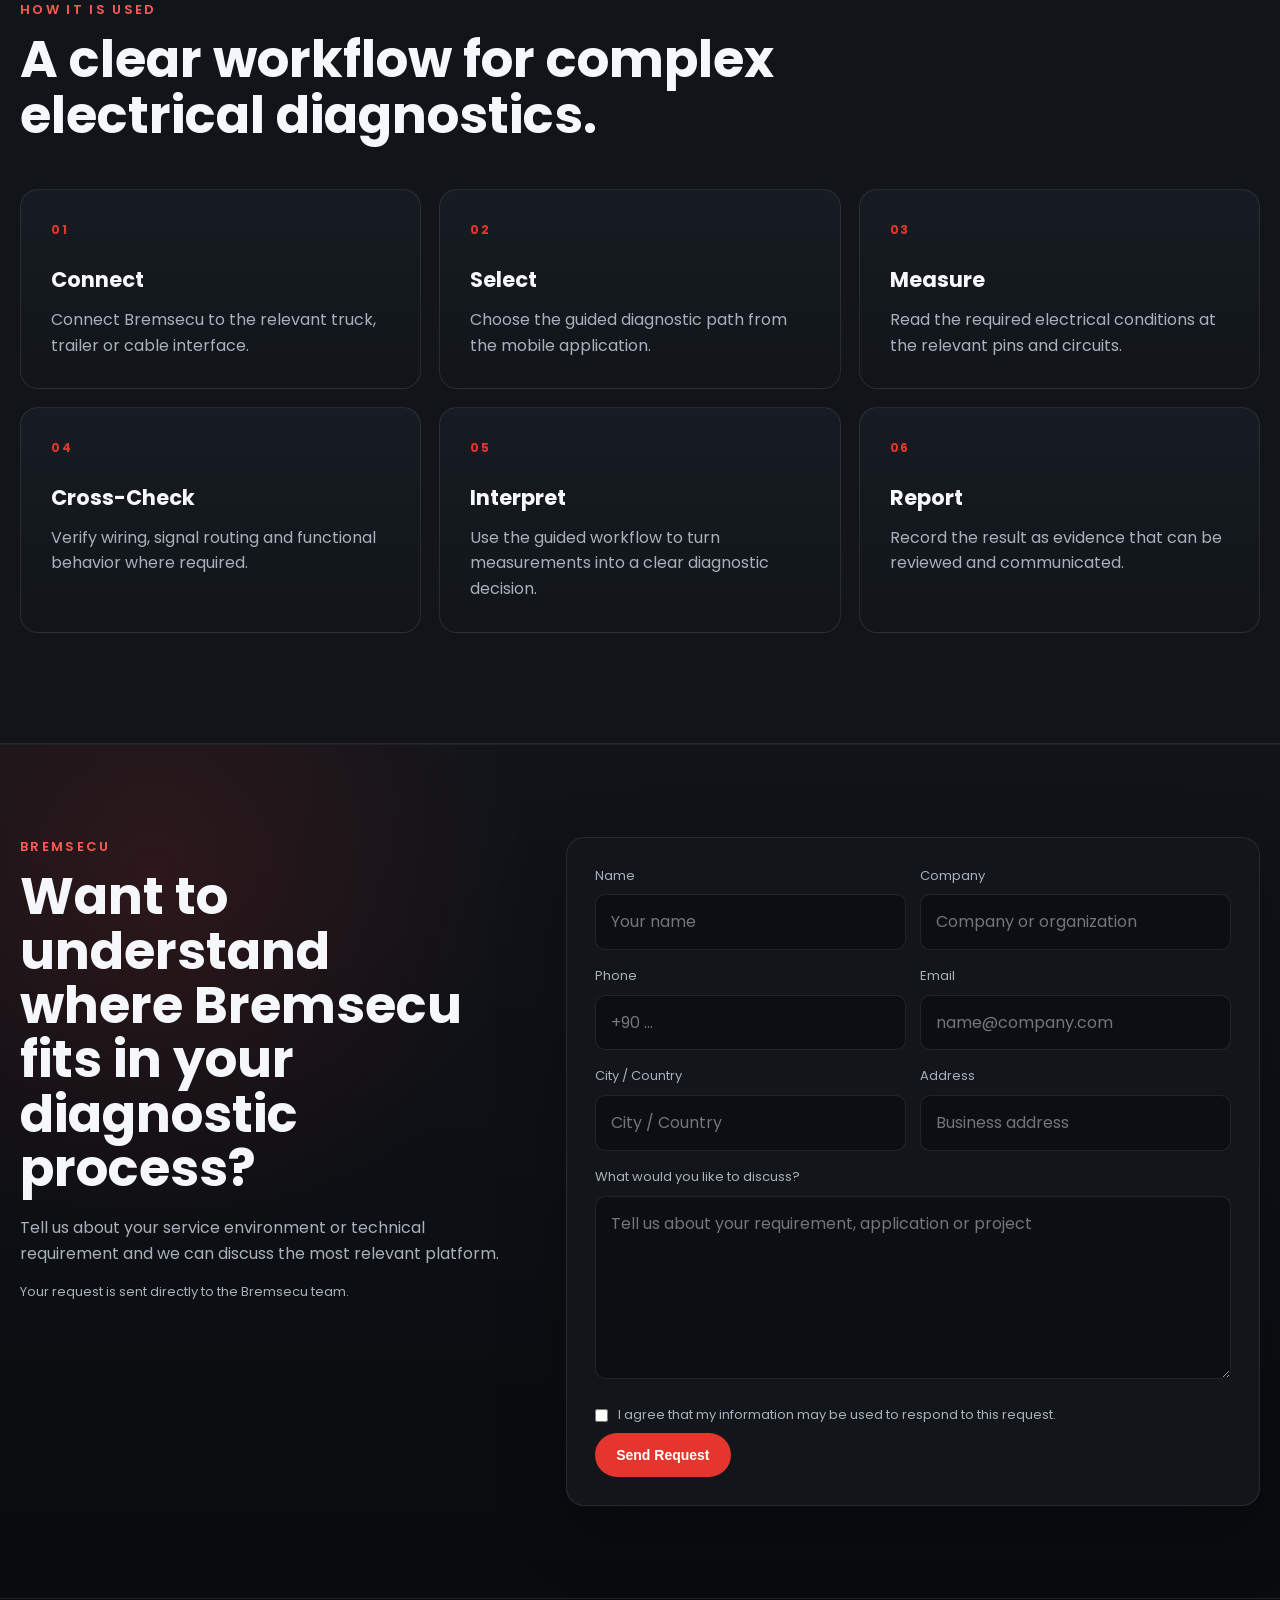
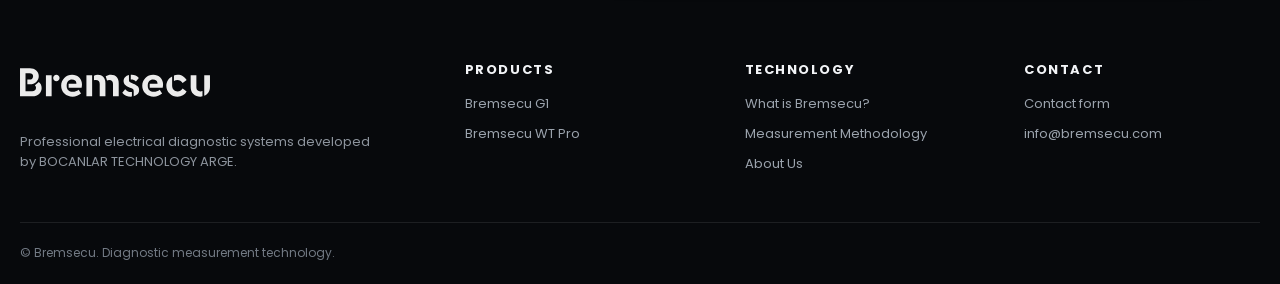
<file: public/preview/what-is-bremsecu.html>
<!doctype html><html lang="en"><head><meta charset="utf-8"><meta name="viewport" content="width=device-width,initial-scale=1"><title>What is Bremsecu? | Electrical Diagnostic Methodology</title><meta name="description" content="Bremsecu is a vehicle-independent diagnostic system combining ISO 7638 and ISO 12098 measurement, cable testing, guided verification and evidence-based reporting."><link rel="canonical" href="https://bremsecu.com/what-is-bremsecu.html"><meta property="og:type" content="website"><meta property="og:title" content="What is Bremsecu?"><meta property="og:description" content="A vehicle-independent heavy-vehicle diagnostic system combining direct electrical measurement, guided workflows and documented evidence."><meta property="og:url" content="https://bremsecu.com/what-is-bremsecu.html"><meta property="og:image" content="https://bremsecu.com/images/hero/desktop/hero-desktop-02.webp"><meta name="twitter:card" content="summary_large_image"><link rel="icon" type="image/png" href="../images/brand/favicon.png"><link rel="apple-touch-icon" href="../images/brand/favicon.png"><link rel="manifest" href="../site.webmanifest"><link rel="stylesheet" href="../styles.css?v=20261004-1"><script type="application/ld+json">{"@context":"https://schema.org","@type":"Product","name":"Bremsecu","url":"https://bremsecu.com/what-is-bremsecu.html","brand":{"@type":"Brand","name":"Bremsecu"},"description":"A patented vehicle-independent heavy-vehicle diagnostic system combining direct electrical measurement, guided testing, wiring verification and evidence-based reporting.","category":"Heavy-vehicle diagnostic equipment"}</script></head><body><div style="position:fixed;z-index:9999;right:14px;bottom:14px;background:#e4352f;color:white;padding:8px 12px;border-radius:999px;font:600 12px/1 Poppins,Arial,sans-serif;box-shadow:0 8px 30px rgba(0,0,0,.35)">PREVIEW — not live</div><header class="site-header"><div class="container nav"><a class="brand" href="./index.html"><img src="../images/brand/logo.svg" alt="Bremsecu"></a><button class="nav-toggle" aria-label="Toggle navigation" aria-expanded="false">☰</button><nav class="nav-links"><a href="./index.html">Home</a><a class="active" href="./what-is-bremsecu.html">What is Bremsecu?</a><a href="./bremsecu-g1.html">Bremsecu G1</a><a href="./bremsecu-wt-pro.html">Bremsecu WT Pro</a><a href="./measurement-methodology.html">Measurement Methodology</a><a href="./about.html">About Us</a><a href="./contact.html">Contact</a></nav></div></header><main><section class="page-hero"><div class="container"><div class="eyebrow">Product overview</div><h1>What is Bremsecu?</h1><p>Bremsecu is an electrical diagnostic methodology and product family built around real measurement, reference values, guided verification and repeatable diagnostic evidence.</p></div></section><section class="section"><div class="container split"><div class="split-copy"><div class="eyebrow">Designed for the physical layer</div><h2>Measure first. Verify second. Decide with evidence.</h2><p>Bremsecu focuses on the electrical conditions behind the fault: power supply, ground integrity, signal state, wiring continuity and functional behavior.</p><div class="feature-list"><div class="feature-item"><b>ISO 7638</b><span>Direct measurement and verification on ABS/EBS trailer connections.</span></div><div class="feature-item"><b>ISO 12098</b><span>Structured checks for 15-pin heavy-vehicle electrical connections.</span></div><div class="feature-item"><b>Cable Test</b><span>Controlled continuity and cross-connection scanning.</span></div><div class="feature-item"><b>Lamp Test</b><span>Functional output verification with guided steps.</span></div><div class="feature-item"><b>CAN Termination</b><span>Guided checks designed for safe, de-energized termination testing.</span></div><div class="feature-item"><b>Reporting</b><span>Document test outcomes as repeatable diagnostic evidence.</span></div></div></div><div class="media-frame"><img src="../images/hero/desktop/hero-desktop-02.webp" alt="Bremsecu diagnostic hardware and mobile application" loading="lazy" decoding="async"></div></div></section><section class="section section-alt"><div class="container"><div class="section-head"><div class="eyebrow">How it is used</div><h2>A clear workflow for complex electrical diagnostics.</h2></div><div class="grid-3"><div class="card"><div class="num">01</div><h3>Connect</h3><p>Connect Bremsecu to the relevant truck, trailer or cable interface.</p></div><div class="card"><div class="num">02</div><h3>Select</h3><p>Choose the guided diagnostic path from the mobile application.</p></div><div class="card"><div class="num">03</div><h3>Measure</h3><p>Read the required electrical conditions at the relevant pins and circuits.</p></div><div class="card"><div class="num">04</div><h3>Cross-Check</h3><p>Verify wiring, signal routing and functional behavior where required.</p></div><div class="card"><div class="num">05</div><h3>Interpret</h3><p>Use the guided workflow to turn measurements into a clear diagnostic decision.</p></div><div class="card"><div class="num">06</div><h3>Report</h3><p>Record the result as evidence that can be reviewed and communicated.</p></div></div></div></section><section class="lead-section" id="inquiry"><div class="container lead-grid">
<div class="lead-copy"><div class="eyebrow">Bremsecu</div><h2>Want to understand where Bremsecu fits in your diagnostic process?</h2><p>Tell us about your service environment or technical requirement and we can discuss the most relevant platform.</p><p class="lead-note">Your request is sent directly to the Bremsecu team.</p></div>
<form class="contact-box lead-form" action="#" onsubmit="event.preventDefault(); alert('Preview only: form submission is disabled.');" method="post" accept-charset="UTF-8">
<input type="hidden" name="source" value="overview"><input type="hidden" name="topic" value="General Bremsecu inquiry">
<div class="form-row"><div><label>Name</label><input name="name" type="text" placeholder="Your name" maxlength="120" required autocomplete="name"></div><div><label>Company</label><input name="company" type="text" placeholder="Company or organization" maxlength="160" required autocomplete="organization"></div></div>
<div class="form-row"><div><label>Phone</label><input name="phone" type="tel" placeholder="+90 ..." maxlength="60" required autocomplete="tel"></div><div><label>Email</label><input name="email" type="email" placeholder="name@company.com" maxlength="190" required autocomplete="email"></div></div>
<div class="form-row"><div><label>City / Country</label><input name="location" type="text" placeholder="City / Country" maxlength="160" required></div><div><label>Address</label><input name="address" type="text" placeholder="Business address" maxlength="260" required autocomplete="street-address"></div></div>
<label>What would you like to discuss?</label><textarea name="message" rows="6" placeholder="Tell us about your requirement, application or project" maxlength="5000" required></textarea>
<label class="consent-line"><input type="checkbox" name="consent" value="1" required><span>I agree that my information may be used to respond to this request.</span></label>
<div class="hp-field" aria-hidden="true"><label>Website</label><input name="website" type="text" tabindex="-1" autocomplete="off"></div><input type="hidden" name="form_started" value="">
<button class="btn btn-primary" type="submit">Send Request</button><p class="form-status" data-form-status hidden role="status" aria-live="polite"></p>
</form></div></section></main><footer class="site-footer">
  <div class="container footer-grid">
    <div class="footer-brand">
      <img src="../images/brand/logo.svg" alt="Bremsecu">
      <p>Professional electrical diagnostic systems developed by BOCANLAR TECHNOLOGY ARGE.</p>
    </div>
    <div><h3>Products</h3><a href="./bremsecu-g1.html">Bremsecu G1</a><a href="./bremsecu-wt-pro.html">Bremsecu WT Pro</a></div>
    <div><h3>Technology</h3><a href="./what-is-bremsecu.html">What is Bremsecu?</a><a href="./measurement-methodology.html">Measurement Methodology</a><a href="./about.html">About Us</a></div>
    <div><h3>Contact</h3><a href="./contact.html">Contact form</a><a href="mailto:info@bremsecu.com">info@bremsecu.com</a></div>
  </div>
  <div class="container footer-bottom"><span>© Bremsecu. Diagnostic measurement technology.</span></div>
</footer><script src="../site.js?v=20261004-1"></script></body></html>
</file>
<file: public/styles.css>
@import url('https://fonts.googleapis.com/css2?family=Poppins:wght@400;500;600;700&display=swap');

:root {
  --bg: #0b0d10;
  --bg-soft: #11151a;
  --panel: #151a20;
  --text: #f5f7fa;
  --muted: #a9b0ba;
  --red: #e4352f;
  --red-dark: #8b1613;
  --line: rgba(255,255,255,.09);
  --max: 1240px;
}

* { box-sizing: border-box; }
html { scroll-behavior: smooth; }
body {
  margin: 0;
  background: var(--bg);
  color: var(--text);
  font-family: 'Poppins', system-ui, sans-serif;
  line-height: 1.6;
}
a { color: inherit; text-decoration: none; }
img, video { max-width: 100%; display: block; }

.container { width: min(var(--max), calc(100% - 40px)); margin: 0 auto; }

.site-header {
  position: fixed;
  inset: 0 0 auto 0;
  z-index: 50;
  background: linear-gradient(to bottom, rgba(6,8,10,.95), rgba(6,8,10,.55), transparent);
  backdrop-filter: blur(10px);
}
.nav {
  min-height: 84px;
  display: flex;
  align-items: center;
  justify-content: space-between;
  gap: 30px;
}
.brand img { width: 220px; filter: brightness(0) invert(1); }
.nav-links { display: flex; gap: 26px; align-items: center; font-size: 14px; }
.nav-links a { color: #d8dce2; transition: .2s; }
.nav-links a:hover, .nav-links a.active { color: #fff; }
.nav-toggle { display: none; background: none; border: 0; color: #fff; font-size: 28px; cursor: pointer; }

.hero {
  min-height: 100svh;
  position: relative;
  overflow: hidden;
  background: #090b0e;
}
.hero-slide { position: absolute; inset: 0; opacity: 0; transition: opacity .8s ease; pointer-events: none; }
.hero-slide.active { opacity: 1; pointer-events: auto; }
.hero-picture, .hero-picture img { width: 100%; height: 100%; }
.hero-picture img { object-fit: cover; }
.hero-shade {
  position: absolute; inset: 0;
  background: linear-gradient(90deg, rgba(5,7,9,.03) 0%, rgba(5,7,9,.10) 47%, rgba(5,7,9,.76) 72%, rgba(5,7,9,.88) 100%);
}
.hero-copy {
  position: absolute;
  inset: 0;
  display: flex;
  align-items: center;
  padding-top: 80px;
}
.hero-copy .container {
  width: 100%;
  max-width: none;
  padding: 0 clamp(42px, 5vw, 110px);
  display: flex;
  justify-content: flex-end;
}
.hero-copy-inner {
  width: min(430px, 30vw);
  margin-left: auto;
}
.eyebrow { color: #ff5a54; font-size: 13px; font-weight: 600; letter-spacing: .18em; text-transform: uppercase; }
h1 { font-size: clamp(46px, 5vw, 82px); line-height: 1.02; margin: 14px 0 18px; letter-spacing: -.03em; }
.hero .hero-copy-inner h1 { font-size: clamp(42px, 4.2vw, 72px); }
.hero p { color: #d2d6dc; font-size: 17px; line-height: 1.45; max-width: 430px; }
.hero-actions { display: flex; gap: 12px; margin-top: 28px; flex-wrap: wrap; }
.btn { display: inline-flex; align-items: center; justify-content: center; padding: 13px 20px; border-radius: 999px; font-size: 14px; font-weight: 600; border: 1px solid transparent; cursor: pointer; transition: transform .2s ease, opacity .2s ease, border-color .2s ease; }
.btn:hover { transform: translateY(-1px); }
.btn-primary { background: var(--red); color: #fff; }
.btn-secondary { border-color: rgba(255,255,255,.25); background: rgba(0,0,0,.2); }
.hero-dots { position: absolute; z-index: 5; left: 50%; bottom: 28px; transform: translateX(-50%); display: flex; gap: 10px; }
.hero-dot { width: 34px; height: 3px; background: rgba(255,255,255,.25); border: 0; padding: 0; cursor: pointer; }
.hero-dot.active { background: var(--red); }

.section { padding: 110px 0; }
.section-alt { background: var(--bg-soft); border-top: 1px solid var(--line); border-bottom: 1px solid var(--line); }
.section-head { max-width: 760px; margin-bottom: 46px; }
.section-head h2 { font-size: clamp(32px, 4vw, 54px); line-height: 1.1; margin: 10px 0 16px; }
.section-head p { color: var(--muted); font-size: 17px; }

.grid-3 { display: grid; grid-template-columns: repeat(3, 1fr); gap: 18px; }
.card { background: linear-gradient(180deg, #171c22, #11151a); border: 1px solid var(--line); border-radius: 18px; padding: 30px; }
.card h3 { margin: 0 0 10px; font-size: 21px; }
.card p { margin: 0; color: var(--muted); }
.card .num { color: var(--red); font-size: 12px; font-weight: 700; letter-spacing: .15em; margin-bottom: 24px; }

.split { display: grid; grid-template-columns: 1.05fr .95fr; gap: 70px; align-items: center; }
.split-copy h2 { font-size: clamp(34px, 4vw, 54px); line-height: 1.1; margin: 12px 0 20px; }
.split-copy p { color: var(--muted); }
.feature-list { display: grid; gap: 14px; margin-top: 28px; }
.feature-item { padding: 14px 0; border-bottom: 1px solid var(--line); display: flex; gap: 14px; align-items: flex-start; }
.feature-item b { color: var(--red); }
.media-frame { border: 1px solid var(--line); border-radius: 22px; overflow: hidden; background: #050607; }

.partner-row { display: grid; grid-template-columns: repeat(2, 1fr); gap: 18px; }
.partner { min-height: 150px; border: 1px solid var(--line); border-radius: 18px; display: flex; align-items: center; justify-content: center; background: #12161b; font-size: 26px; font-weight: 600; color: #e6e9ed; }

.page-hero { padding: 180px 0 90px; background: radial-gradient(circle at 70% 20%, rgba(228,53,47,.16), transparent 30%), #0b0d10; border-bottom: 1px solid var(--line); }
.page-hero h1 { max-width: 850px; }
.page-hero p { max-width: 760px; color: var(--muted); font-size: 18px; }

.contact-grid { display: grid; grid-template-columns: .8fr 1.2fr; gap: 60px; }
.contact-box { border: 1px solid var(--line); border-radius: 18px; padding: 28px; background: #12161b; }
.contact-box label { display:block; font-size: 13px; color: var(--muted); margin-bottom: 8px; }
.contact-box input, .contact-box textarea, .contact-box select { width: 100%; background:#0b0e12; border:1px solid var(--line); color:#fff; padding: 14px 15px; border-radius: 10px; font: inherit; margin-bottom: 16px; }
.contact-box input:focus, .contact-box textarea:focus, .contact-box select:focus { outline: 2px solid rgba(228,53,47,.35); border-color: rgba(228,53,47,.75); }
.hp-field { position: absolute !important; left: -10000px !important; width: 1px !important; height: 1px !important; overflow: hidden !important; opacity: 0 !important; pointer-events: none !important; }
.form-status { margin-top: 16px; padding: 12px 14px; border-radius: 10px; font-size: 13px; }
.form-status.success { background: rgba(52,199,89,.10); border: 1px solid rgba(52,199,89,.35); color: #c8f7d3; }
.form-status.error { background: rgba(228,53,47,.10); border: 1px solid rgba(228,53,47,.35); color: #ffd0ce; }

.site-footer { border-top: 1px solid var(--line); padding: 38px 0; color: #8d949d; font-size: 13px; }
.footer-inner { display: flex; justify-content: space-between; gap: 30px; align-items: center; }
.footer-inner img { width: 160px; filter: brightness(0) invert(1); opacity: .85; }

@media (max-width: 900px) {
  .nav { min-height: 72px; }
  .brand img { width: 170px; }
  .nav-toggle { display: block; }
  .nav-links { position: absolute; top: 72px; left: 20px; right: 20px; display: none; flex-direction: column; align-items: flex-start; background: rgba(9,11,14,.97); border: 1px solid var(--line); border-radius: 14px; padding: 18px; }
  .nav-links.open { display: flex; }
  .hero-copy { align-items: flex-start; padding-top: 112px; }
  .hero-copy .container { width: min(var(--max), calc(100% - 28px)); padding: 0; justify-content: flex-end; }
  .hero-copy-inner { width: min(78vw, 390px); margin-left: auto; }
  .hero .hero-copy-inner h1 { font-size: clamp(34px, 10vw, 54px); }
  .hero p { font-size: 16px; }
  .hero-shade { background: linear-gradient(270deg, rgba(5,7,9,.84) 0%, rgba(5,7,9,.64) 38%, rgba(5,7,9,.08) 78%); }
  .grid-3, .split, .partner-row, .contact-grid { grid-template-columns: 1fr; }
  .split { gap: 36px; }
  .section { padding: 78px 0; }
  .hero-actions { margin-top: 18px; }
  .footer-inner { flex-direction: column; align-items: flex-start; }
}

@media (max-width: 560px) {
  .container { width: min(var(--max), calc(100% - 28px)); }
  .hero-copy-inner { width: min(74vw, 350px); }
  .hero-actions { gap: 9px; }
  .btn { padding: 11px 16px; font-size: 13px; }
}


/* Product-family additions */
.grid-4 { display: grid; grid-template-columns: repeat(4, 1fr); gap: 18px; }
.large-section-title { font-size: clamp(34px,4vw,54px); line-height: 1.1; margin: 12px 0 20px; }
.muted { color: var(--muted); }

.product-hero {
  position: relative;
  min-height: 78svh;
  display: flex;
  align-items: flex-end;
  overflow: hidden;
  background: #090b0e;
  border-bottom: 1px solid var(--line);
}
.product-hero-picture { position: absolute; inset: 0; }
.product-hero-picture img { width: 100%; height: 100%; object-fit: cover; }
.product-hero-shade {
  position: absolute; inset: 0;
  background: linear-gradient(90deg, rgba(5,7,9,.18) 0%, rgba(5,7,9,.34) 44%, rgba(5,7,9,.78) 100%);
}
.product-hero-copy {
  position: relative;
  z-index: 2;
  padding-top: 190px;
  padding-bottom: 90px;
}
.product-hero-copy h1 { max-width: 780px; }
.product-hero-copy p { max-width: 700px; color: #d2d6dc; font-size: 18px; }

.product-media picture,
.product-media img { width: 100%; display: block; }

.statement-block {
  max-width: 960px;
  padding: 54px;
  border: 1px solid var(--line);
  border-radius: 24px;
  background:
    radial-gradient(circle at 85% 15%, rgba(228,53,47,.13), transparent 28%),
    linear-gradient(180deg, #151a20, #0f1318);
}
.statement-block h2 { font-size: clamp(42px, 6vw, 76px); line-height: 1.02; margin: 16px 0 24px; }
.statement-block p { max-width: 820px; color: var(--muted); font-size: 17px; }

.connector-rail {
  display: flex;
  gap: 12px;
  flex-wrap: wrap;
  margin-top: 24px;
}
.connector-rail span {
  border: 1px solid var(--line);
  border-radius: 999px;
  padding: 10px 14px;
  background: #12161b;
  color: #dfe3e8;
  font-size: 13px;
}

.emphasis-card h3 { font-size: clamp(28px, 3vw, 42px); line-height: 1.12; margin: 14px 0 18px; }

.trainable-callout {
  margin-top: 24px;
  padding: 30px;
  border: 1px solid rgba(228,53,47,.3);
  border-radius: 20px;
  background: linear-gradient(90deg, rgba(228,53,47,.09), rgba(228,53,47,.02));
  display: grid;
  grid-template-columns: .9fr 1.1fr;
  gap: 30px;
  align-items: center;
}
.trainable-callout h3 { margin: 8px 0 0; font-size: clamp(28px,3vw,42px); line-height: 1.08; }
.trainable-callout p { margin: 0; color: var(--muted); }

.metric-grid { display: grid; grid-template-columns: repeat(2, 1fr); gap: 16px; }
.metric {
  padding: 24px;
  border: 1px solid var(--line);
  border-radius: 16px;
  background: #12161b;
}
.metric strong { display: block; font-size: 20px; margin-bottom: 6px; }
.metric span { color: var(--muted); font-size: 14px; }

.video-section { max-width: 920px; }
.centered { text-align: center; margin-left: auto; margin-right: auto; }
.centered p { margin-left: auto; margin-right: auto; }
.video-poster {
  position: relative;
  width: 100%;
  aspect-ratio: 16 / 9;
  overflow: hidden;
  border: 1px solid var(--line);
  border-radius: 22px;
  padding: 0;
  background: #050607;
  cursor: pointer;
}
.video-poster img { width: 100%; height: 100%; object-fit: cover; }
.video-poster::after {
  content: "";
  position: absolute;
  inset: 0;
  background: linear-gradient(180deg, rgba(0,0,0,.03), rgba(0,0,0,.34));
}
.video-play {
  position: absolute;
  z-index: 2;
  left: 50%;
  top: 50%;
  transform: translate(-50%, -50%);
  width: 76px;
  height: 76px;
  border-radius: 50%;
  display: grid;
  place-items: center;
  background: var(--red);
  color: #fff;
  font-size: 28px;
  box-shadow: 0 12px 40px rgba(0,0,0,.4);
}
.youtube-frame { width: 100%; height: 100%; border: 0; display: block; }

@media (max-width: 1100px) {
  .nav-links { gap: 16px; font-size: 12px; }
}

@media (max-width: 900px) {
  .grid-4 { grid-template-columns: 1fr 1fr; }
  .product-hero { min-height: 72svh; }
  .product-hero-copy { padding-top: 150px; padding-bottom: 58px; }
  .product-hero-shade { background: linear-gradient(180deg, rgba(5,7,9,.12), rgba(5,7,9,.78) 72%, rgba(5,7,9,.92)); }
  .statement-block { padding: 34px 24px; }
  .trainable-callout { grid-template-columns: 1fr; }
}

@media (max-width: 560px) {
  .grid-4, .metric-grid { grid-template-columns: 1fr; }
  .video-play { width: 62px; height: 62px; font-size: 22px; }
}


/* Product hero placement tuned to each image */
.product-hero-copy {
  width: 100%;
  max-width: none;
  padding-left: clamp(44px, 5vw, 96px);
  padding-right: clamp(44px, 5vw, 96px);
  padding-bottom: 0;
  align-self: stretch;
  display: flex;
  flex-direction: column;
  justify-content: center;
}
.product-hero-copy h1 {
  max-width: 560px;
  font-size: clamp(46px, 4.4vw, 72px);
}
.product-hero-copy p {
  max-width: 540px;
  line-height: 1.5;
}

/* G1 image has clean negative space on the right */
.product-hero--g1 .product-hero-copy {
  align-items: flex-start;
  padding-left: 58vw;
  padding-right: 5vw;
}
.product-hero--g1 .product-hero-shade {
  background: linear-gradient(90deg, rgba(5,7,9,.03) 0%, rgba(5,7,9,.08) 45%, rgba(5,7,9,.62) 66%, rgba(5,7,9,.90) 100%);
}

/* WT Pro image carries the tablet on the right and hardware low-left */
.product-hero--wt .product-hero-copy {
  align-items: flex-start;
  justify-content: flex-start;
  padding-top: clamp(155px, 17vh, 210px);
  padding-left: clamp(52px, 6vw, 118px);
  padding-right: 60vw;
}
.product-hero--wt .product-hero-copy h1 { max-width: 500px; }
.product-hero--wt .product-hero-copy p { max-width: 500px; }
.product-hero--wt .product-hero-shade {
  background: linear-gradient(90deg, rgba(5,7,9,.72) 0%, rgba(5,7,9,.45) 30%, rgba(5,7,9,.08) 55%, rgba(5,7,9,.08) 100%);
}

@media (max-width: 1200px) {
  .product-hero--g1 .product-hero-copy { padding-left: 54vw; }
  .product-hero--wt .product-hero-copy { padding-right: 52vw; }
}

@media (max-width: 900px) {
  .product-hero-copy {
    justify-content: flex-end;
    padding: 120px 22px 46px;
  }
  .product-hero-copy h1 { font-size: clamp(34px, 10vw, 54px); }
  .product-hero--g1 .product-hero-copy,
  .product-hero--wt .product-hero-copy {
    align-items: flex-start;
    justify-content: flex-end;
    padding: 120px 22px 46px;
  }
  .product-hero--g1 .product-hero-shade,
  .product-hero--wt .product-hero-shade {
    background: linear-gradient(180deg, rgba(5,7,9,.05) 0%, rgba(5,7,9,.20) 45%, rgba(5,7,9,.86) 76%, rgba(5,7,9,.96) 100%);
  }
}


/* Mobile product hero typography refinement */
@media (max-width: 900px) {
  .product-hero--wt .product-hero-copy {
    padding: 112px 22px 38px;
  }
  .product-hero--wt .product-hero-copy .eyebrow {
    font-size: 11px;
    letter-spacing: .16em;
  }
  .product-hero--wt .product-hero-copy h1 {
    max-width: 88vw;
    font-size: clamp(34px, 9vw, 44px);
    line-height: 1.01;
    margin: 10px 0 14px;
  }
  .product-hero--wt .product-hero-copy p {
    max-width: 86vw;
    font-size: 15px;
    line-height: 1.42;
  }
}

@media (max-width: 560px) {
  .product-hero--wt .product-hero-copy {
    padding: 104px 20px 34px;
  }
  .product-hero--wt .product-hero-copy h1 {
    max-width: 90vw;
    font-size: clamp(32px, 8.7vw, 40px);
    line-height: 1.02;
  }
  .product-hero--wt .product-hero-copy p {
    max-width: 88vw;
    font-size: 14.5px;
    line-height: 1.4;
  }
}


/* Homepage multi-domain hero */
.hero-slide--domains .hero-shade {
  background:
    linear-gradient(90deg, rgba(5,7,9,.78) 0%, rgba(5,7,9,.55) 30%, rgba(5,7,9,.14) 62%, rgba(5,7,9,.06) 100%);
}
.hero-slide--domains .hero-copy .container { justify-content: flex-start; }
.hero-slide--domains .hero-copy-inner { margin-left: 0; width: min(520px, 38vw); }

/* Application areas */
.application-grid {
  display: grid;
  grid-template-columns: repeat(5, 1fr);
  gap: 16px;
}
.application-card {
  position: relative;
  overflow: hidden;
  min-height: 300px;
  padding: 24px;
  border: 1px solid var(--line);
  border-radius: 18px;
  background: linear-gradient(180deg, #171c22, #101419);
}
.application-card .num {
  color: var(--red);
  font-size: 11px;
  font-weight: 700;
  letter-spacing: .16em;
  margin: 22px 0 12px;
}
.application-card h3 { margin: 0 0 10px; font-size: 20px; }
.application-card p { margin: 0; color: var(--muted); font-size: 14px; }
.application-visual {
  height: 92px;
  position: relative;
  border-radius: 14px;
  overflow: hidden;
  border: 1px solid rgba(255,255,255,.06);
  background:
    radial-gradient(circle at 62% 47%, rgba(228,53,47,.28), transparent 24%),
    linear-gradient(135deg, #0d1116, #151b22);
}
.application-visual::before,
.application-visual::after,
.application-visual span,
.application-visual i,
.application-visual b {
  content: "";
  position: absolute;
  height: 1px;
  background: linear-gradient(90deg, transparent, rgba(228,53,47,.95), transparent);
  box-shadow: 0 0 10px rgba(228,53,47,.4);
}
.application-visual::before { width: 86%; left: 6%; top: 30%; transform: rotate(7deg); }
.application-visual::after { width: 72%; left: 15%; top: 56%; transform: rotate(-9deg); }
.application-visual span { width: 60%; left: 25%; top: 70%; transform: rotate(4deg); }
.application-visual i { width: 52%; left: 8%; top: 44%; transform: rotate(-18deg); }
.application-visual b { width: 36%; right: 7%; top: 22%; transform: rotate(18deg); }

/* G1 application screen carousel */
.g1-ui-section { overflow: hidden; }
.ui-orbit {
  position: relative;
  height: 560px;
  margin: 30px auto 8px;
  max-width: 1180px;
  perspective: 1600px;
}
.ui-shot {
  --slot: 5;
  position: absolute;
  left: 50%;
  top: 50%;
  width: 290px;
  transform:
    translate(-50%, -50%)
    translateX(calc((var(--slot) - 2) * 260px))
    scale(calc(1 - (abs(var(--slot) - 2) * .16)));
  opacity: 0;
  transition:
    transform .58s cubic-bezier(.18,.82,.24,1),
    opacity .48s ease,
    filter .48s ease;
  filter: blur(1.2px) saturate(.78);
  z-index: 1;
}
.ui-shot-inner {
  border-radius: 28px;
  overflow: hidden;
  border: 1px solid rgba(255,255,255,.12);
  background: #07090c;
  box-shadow: 0 28px 70px rgba(0,0,0,.38);
}
.ui-shot img { width: 100%; height: auto; display: block; }
.ui-shot[data-slot="0"] { --slot: 0; opacity: .14; z-index: 1; }
.ui-shot[data-slot="1"] { --slot: 1; opacity: .42; z-index: 2; filter: blur(.5px) saturate(.86); }
.ui-shot[data-slot="2"] {
  --slot: 2;
  opacity: 1;
  z-index: 5;
  width: 340px;
  filter: none;
  animation: ui-pop .42s cubic-bezier(.18,.9,.3,1);
}
.ui-shot[data-slot="3"] { --slot: 3; opacity: .42; z-index: 2; filter: blur(.5px) saturate(.86); }
.ui-shot[data-slot="4"] { --slot: 4; opacity: .14; z-index: 1; }
.ui-shot[data-slot="5"] { --slot: 5; opacity: .07; z-index: 0; filter: blur(1.5px) saturate(.68); }
.ui-shot[data-slot="6"],
.ui-shot[data-slot="-1"] { --slot: 6; opacity: 0; pointer-events: none; }

@keyframes ui-pop {
  0% { transform: translate(-50%, -50%) translateY(10px) scale(.93); }
  55% { transform: translate(-50%, -50%) translateY(-8px) scale(1.035); }
  100% { transform: translate(-50%, -50%) translateY(0) scale(1); }
}

.ui-caption {
  display: flex;
  justify-content: center;
  gap: 12px;
  align-items: center;
  flex-wrap: wrap;
  color: var(--muted);
  font-size: 13px;
}
.ui-caption strong { color: #fff; font-weight: 600; }
.ui-caption-line { width: 36px; height: 1px; background: var(--red); }

/* Video blocks now sit higher, but remain compact */
.video-section { padding-top: 6px; padding-bottom: 6px; }

/* Cache-safe asset links are applied in HTML by version query string */

@supports not (width: calc(abs(1) * 1px)) {
  .ui-shot[data-slot="0"] { transform: translate(-50%, -50%) translateX(-520px) scale(.68); }
  .ui-shot[data-slot="1"] { transform: translate(-50%, -50%) translateX(-260px) scale(.84); }
  .ui-shot[data-slot="2"] { transform: translate(-50%, -50%) translateX(0) scale(1); }
  .ui-shot[data-slot="3"] { transform: translate(-50%, -50%) translateX(260px) scale(.84); }
  .ui-shot[data-slot="4"] { transform: translate(-50%, -50%) translateX(520px) scale(.68); }
}

@media (max-width: 1100px) {
  .application-grid { grid-template-columns: repeat(3, 1fr); }
  .ui-orbit { height: 500px; }
  .ui-shot { width: 250px; }
  .ui-shot[data-slot="2"] { width: 300px; }
  @supports not (width: calc(abs(1) * 1px)) {
    .ui-shot[data-slot="0"] { transform: translate(-50%, -50%) translateX(-400px) scale(.7); }
    .ui-shot[data-slot="1"] { transform: translate(-50%, -50%) translateX(-205px) scale(.84); }
    .ui-shot[data-slot="3"] { transform: translate(-50%, -50%) translateX(205px) scale(.84); }
    .ui-shot[data-slot="4"] { transform: translate(-50%, -50%) translateX(400px) scale(.7); }
  }
}

@media (max-width: 900px) {
  .hero-slide--domains .hero-copy .container { justify-content: flex-end; }
  .hero-slide--domains .hero-copy-inner { width: min(82vw, 390px); margin-left: auto; }
  .hero-slide--domains .hero-shade {
    background: linear-gradient(270deg, rgba(5,7,9,.86) 0%, rgba(5,7,9,.66) 42%, rgba(5,7,9,.08) 80%);
  }
  .application-grid { grid-template-columns: 1fr 1fr; }
  .ui-orbit { height: 440px; margin-top: 16px; }
  .ui-shot { width: 210px; }
  .ui-shot[data-slot="2"] { width: 255px; }
  .ui-shot[data-slot="0"],
  .ui-shot[data-slot="4"],
  .ui-shot[data-slot="5"] { display: none; }
  @supports not (width: calc(abs(1) * 1px)) {
    .ui-shot[data-slot="1"] { transform: translate(-50%, -50%) translateX(-165px) scale(.78); }
    .ui-shot[data-slot="3"] { transform: translate(-50%, -50%) translateX(165px) scale(.78); }
  }
}

@media (max-width: 560px) {
  .application-grid { grid-template-columns: 1fr; }
  .application-card { min-height: 240px; }
  .ui-orbit { height: 390px; }
  .ui-shot { width: 165px; }
  .ui-shot[data-slot="2"] { width: 215px; }
  .ui-shot[data-slot="1"],
  .ui-shot[data-slot="3"] { opacity: .28; }
  @supports not (width: calc(abs(1) * 1px)) {
    .ui-shot[data-slot="1"] { transform: translate(-50%, -50%) translateX(-128px) scale(.74); }
    .ui-shot[data-slot="3"] { transform: translate(-50%, -50%) translateX(128px) scale(.74); }
  }
}


/* G1 UI showcase spacing refinement */
.g1-ui-section .section-head {
  margin-bottom: 18px;
}
.g1-ui-section .ui-orbit {
  margin-top: 4px;
  margin-bottom: 24px;
}
.g1-ui-section .ui-caption {
  position: relative;
  z-index: 3;
  margin-top: 18px;
  padding-top: 4px;
}
@media (min-width: 901px) {
  .g1-ui-section {
    padding-top: 92px;
    padding-bottom: 96px;
  }
  .g1-ui-section .section-head {
    max-width: 820px;
    margin-bottom: 8px;
  }
  .g1-ui-section .ui-orbit {
    height: 610px;
    margin-top: 0;
    margin-bottom: 34px;
  }
}
@media (max-width: 900px) {
  .g1-ui-section .section-head {
    margin-bottom: 8px;
  }
  .g1-ui-section .ui-orbit {
    margin-top: 0;
    margin-bottom: 24px;
  }
  .g1-ui-section .ui-caption {
    margin-top: 14px;
  }
}


/* Extra top breathing room for G1 UI intro text */
.g1-ui-section .section-head {
  padding-top: 28px;
}
@media (max-width: 900px) {
  .g1-ui-section .section-head {
    padding-top: 20px;
  }
}


/* Final spacing fix for G1 guided interface block */
.g1-ui-section {
  padding-top: 130px;
}
.g1-ui-section .section-head {
  padding-top: 0;
  margin-bottom: 42px;
}
.g1-ui-section .section-head h2 {
  margin-bottom: 24px;
}
.g1-ui-section .section-head p {
  margin-top: 0;
}
.g1-ui-section .ui-orbit {
  margin-top: 34px;
}

@media (max-width: 900px) {
  .g1-ui-section {
    padding-top: 96px;
  }
  .g1-ui-section .section-head {
    margin-bottom: 30px;
  }
  .g1-ui-section .section-head h2 {
    margin-bottom: 18px;
  }
  .g1-ui-section .ui-orbit {
    margin-top: 24px;
  }
}


/* G1 hero framing + interface overflow corrections */
.product-hero--g1 .product-hero-picture img {
  object-position: center 38%;
}
.g1-ui-section {
  overflow: visible;
  padding-bottom: 140px;
}
.g1-ui-section .ui-orbit {
  overflow: visible;
  margin-bottom: 56px;
}
.g1-ui-section .ui-caption {
  margin-top: 24px;
  padding-bottom: 8px;
}

@media (max-width: 900px) {
  .product-hero--g1 .product-hero-picture img {
    object-position: center 30%;
  }
  .g1-ui-section {
    padding-bottom: 112px;
  }
  .g1-ui-section .ui-orbit {
    margin-bottom: 42px;
  }
}

@media (max-width: 560px) {
  .product-hero--g1 .product-hero-picture img {
    object-position: center 24%;
  }
}


/* G1 visual corrections - hard override */
.g1-ui-section .section-head {
  max-width: 900px;
  margin: 0 auto 110px !important;
}
.g1-ui-section .section-head p {
  max-width: 760px;
  margin: 0 auto;
  font-size: 16px;
  line-height: 1.55;
}
.g1-ui-section .ui-orbit {
  margin-top: 0 !important;
}

.product-hero--g1 .product-hero-picture {
  top: -9%;
  bottom: 0;
  height: 109%;
}
.product-hero--g1 .product-hero-picture img {
  object-position: center center;
}

@media (max-width: 900px) {
  .g1-ui-section .section-head {
    margin-bottom: 78px !important;
  }
  .g1-ui-section .section-head p {
    max-width: 92vw;
    font-size: 15px;
  }
  .product-hero--g1 .product-hero-picture {
    top: -7%;
    height: 107%;
  }
}

@media (max-width: 560px) {
  .g1-ui-section .section-head {
    margin-bottom: 62px !important;
  }
  .product-hero--g1 .product-hero-picture {
    top: -5%;
    height: 105%;
  }
}


/* G1 guided-interface intro is a fully separate block */
.g1-ui-intro {
  background: #11151a;
  border-top: 1px solid var(--line);
  padding: 92px 0 64px;
}
.g1-ui-intro .section-head {
  max-width: 900px;
  margin: 0 auto;
}
.g1-ui-intro .section-head h2 {
  margin: 10px 0 20px;
}
.g1-ui-intro .section-head p {
  max-width: 760px;
  margin: 0 auto;
  color: var(--muted);
  font-size: 16px;
  line-height: 1.55;
}

/* Animation now starts in its own stage, so it cannot overlap intro copy */
.g1-ui-section {
  padding-top: 44px !important;
  padding-bottom: 126px !important;
  overflow: hidden !important;
  border-top: 0;
}
.g1-ui-section .ui-orbit {
  margin-top: 0 !important;
  margin-bottom: 54px !important;
}
.g1-ui-section .ui-caption {
  margin-top: 22px !important;
}

/* Give the G1 hero more vertical room instead of forcing the artwork inside a short crop */
.product-hero--g1 {
  min-height: 90svh;
}
.product-hero--g1 .product-hero-picture {
  inset: 0 !important;
  height: 100% !important;
}
.product-hero--g1 .product-hero-picture img {
  width: 100%;
  height: 100%;
  object-fit: cover;
  object-position: center 44% !important;
}

@media (min-width: 1400px) {
  .product-hero--g1 {
    min-height: 94svh;
  }
}

@media (max-width: 900px) {
  .g1-ui-intro {
    padding: 76px 0 48px;
  }
  .g1-ui-intro .section-head h2 {
    margin-bottom: 16px;
  }
  .g1-ui-section {
    padding-top: 30px !important;
    padding-bottom: 96px !important;
  }
  .product-hero--g1 {
    min-height: 82svh;
  }
  .product-hero--g1 .product-hero-picture img {
    object-position: center 38% !important;
  }
}

@media (max-width: 560px) {
  .g1-ui-intro {
    padding: 66px 0 42px;
  }
  .g1-ui-intro .section-head p {
    font-size: 14.5px;
  }
  .product-hero--g1 {
    min-height: 86svh;
  }
  .product-hero--g1 .product-hero-picture img {
    object-position: center 34% !important;
  }
}


/* G1 layout stabilization: keep intro and animation physically separate */
.g1-ui-intro {
  position: relative;
  z-index: 2;
  padding-bottom: 84px !important;
}
.g1-ui-section {
  position: relative;
  z-index: 1;
  padding-top: 110px !important;
  overflow: hidden !important;
}
.g1-ui-section .ui-orbit {
  height: 680px !important;
  margin: 0 auto 54px !important;
  overflow: visible;
}
.g1-ui-section .ui-shot {
  top: 56% !important;
}
.g1-ui-section .ui-caption {
  margin-top: 18px !important;
  padding-bottom: 12px;
}

/* G1 hero: enlarge the stage so the complete device/phone composition is not cropped */
.product-hero--g1 {
  min-height: 108svh !important;
}
.product-hero--g1 .product-hero-picture {
  inset: 0 !important;
  height: 100% !important;
}
.product-hero--g1 .product-hero-picture img {
  width: 100%;
  height: 100%;
  object-fit: cover;
  object-position: center center !important;
}

@media (max-width: 900px) {
  .g1-ui-intro {
    padding-bottom: 62px !important;
  }
  .g1-ui-section {
    padding-top: 76px !important;
  }
  .g1-ui-section .ui-orbit {
    height: 500px !important;
  }
  .g1-ui-section .ui-shot {
    top: 55% !important;
  }
  .product-hero--g1 {
    min-height: 96svh !important;
  }
}

@media (max-width: 560px) {
  .g1-ui-intro {
    padding-bottom: 52px !important;
  }
  .g1-ui-section {
    padding-top: 60px !important;
  }
  .g1-ui-section .ui-orbit {
    height: 430px !important;
  }
  .product-hero--g1 {
    min-height: 100svh !important;
  }
}


/* Final G1 hero copy alignment */
@media (min-width: 901px) {
  .product-hero--g1 .product-hero-copy {
    padding-left: 61vw !important;
    padding-right: 3.5vw !important;
  }
}


/* 2026-10-04 positioning + lead-flow refresh */
.methodology-intro .section-head { max-width: 900px; }
.physical-path {
  display: flex;
  flex-wrap: wrap;
  gap: 10px;
  align-items: center;
  margin: -12px 0 38px;
  color: #fff;
}
.physical-path span {
  padding: 9px 13px;
  border: 1px solid var(--line);
  border-radius: 999px;
  background: #12161b;
  font-size: 13px;
  font-weight: 600;
}
.physical-path i { color: var(--red); font-style: normal; opacity: .9; }

.system-tags {
  display: flex;
  flex-wrap: wrap;
  gap: 9px;
  margin: 24px 0 6px;
}
.system-tags span {
  border: 1px solid rgba(228,53,47,.34);
  background: rgba(228,53,47,.08);
  color: #f0f2f5;
  border-radius: 999px;
  padding: 8px 12px;
  font-size: 12px;
  font-weight: 600;
}
.system-tags--large { margin: 28px 0 46px; }
.system-tags--large span { padding: 11px 15px; font-size: 13px; }
.system-lead { max-width: 780px; }

.comparison-card {
  border: 1px solid var(--line);
  border-radius: 20px;
  overflow: hidden;
  background: linear-gradient(180deg,#161b21,#0e1217);
  box-shadow: 0 30px 70px rgba(0,0,0,.25);
}
.comparison-card > div {
  display: flex;
  justify-content: space-between;
  gap: 30px;
  padding: 20px 24px;
  border-bottom: 1px solid var(--line);
}
.comparison-card > div:last-child { border-bottom: 0; }
.comparison-card span { color: var(--muted); font-size: 13px; }
.comparison-card strong { font-size: 20px; }
.comparison-result { background: rgba(52,199,89,.08); }
.comparison-result strong { color: #9ef0b3; }

.lead-section {
  position: relative;
  padding: 92px 0;
  background:
    radial-gradient(circle at 12% 15%, rgba(228,53,47,.14), transparent 28%),
    linear-gradient(180deg, #101419, #090b0e);
  border-top: 1px solid var(--line);
}
.lead-grid {
  display: grid;
  grid-template-columns: .82fr 1.18fr;
  gap: 64px;
  align-items: start;
}
.lead-copy { position: sticky; top: 120px; }
.lead-copy h2 {
  font-size: clamp(36px,4vw,58px);
  line-height: 1.06;
  margin: 12px 0 20px;
}
.lead-copy p { color: var(--muted); max-width: 520px; }
.lead-note { font-size: 13px; }
.lead-form { box-shadow: 0 25px 70px rgba(0,0,0,.24); }
.form-row { display: grid; grid-template-columns: 1fr 1fr; gap: 14px; }
.form-row > div { min-width: 0; }
.consent-line {
  display: flex !important;
  align-items: flex-start;
  gap: 10px;
  margin: 3px 0 22px;
  color: var(--muted) !important;
  cursor: pointer;
}
.consent-line input {
  width: auto !important;
  margin: 3px 0 0 !important;
  accent-color: var(--red);
}
.consent-line span { line-height: 1.45; }

.site-footer {
  padding: 58px 0 22px;
  background: #07090c;
}
.footer-grid {
  display: grid;
  grid-template-columns: 1.7fr repeat(3,1fr);
  gap: 44px;
  padding-bottom: 38px;
}
.footer-grid h3 {
  margin: 3px 0 14px;
  color: #f2f4f7;
  font-size: 13px;
  text-transform: uppercase;
  letter-spacing: .12em;
}
.footer-grid a {
  display: block;
  width: fit-content;
  color: #9ba3ad;
  margin: 9px 0;
}
.footer-grid a:hover { color: #fff; }
.footer-brand img {
  width: 190px;
  filter: brightness(0) invert(1);
  opacity: .92;
}
.footer-brand p {
  max-width: 360px;
  color: #8d949d;
  margin: 18px 0 0;
}
.footer-bottom {
  border-top: 1px solid var(--line);
  padding-top: 20px;
  color: #727a84;
  font-size: 12px;
}

@media (max-width: 900px) {
  .lead-grid { grid-template-columns: 1fr; gap: 34px; }
  .lead-copy { position: static; }
  .footer-grid { grid-template-columns: 1fr 1fr; }
  .footer-brand { grid-column: 1 / -1; }
}
@media (max-width: 560px) {
  .lead-section { padding: 68px 0; }
  .form-row { grid-template-columns: 1fr; gap: 0; }
  .footer-grid { grid-template-columns: 1fr; gap: 26px; }
  .footer-brand { grid-column: auto; }
  .physical-path i { display: none; }
}
</file>
